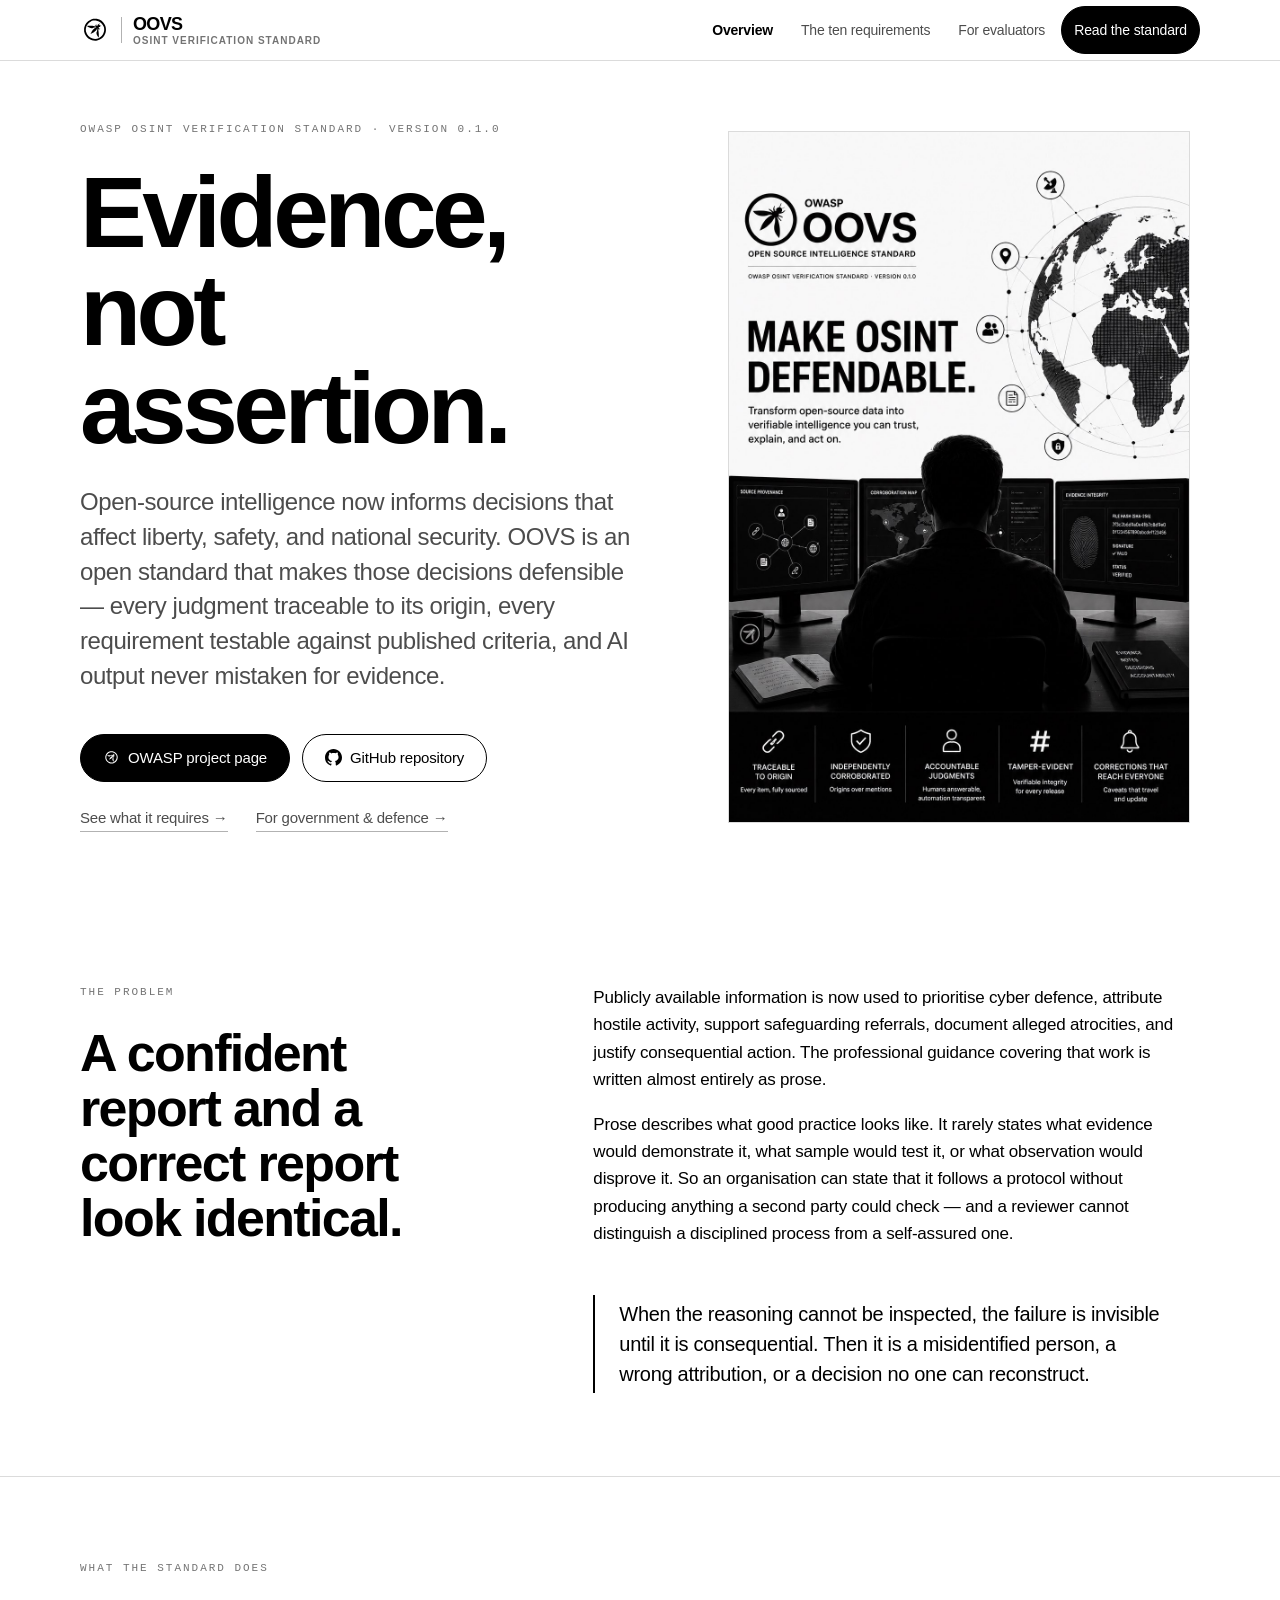
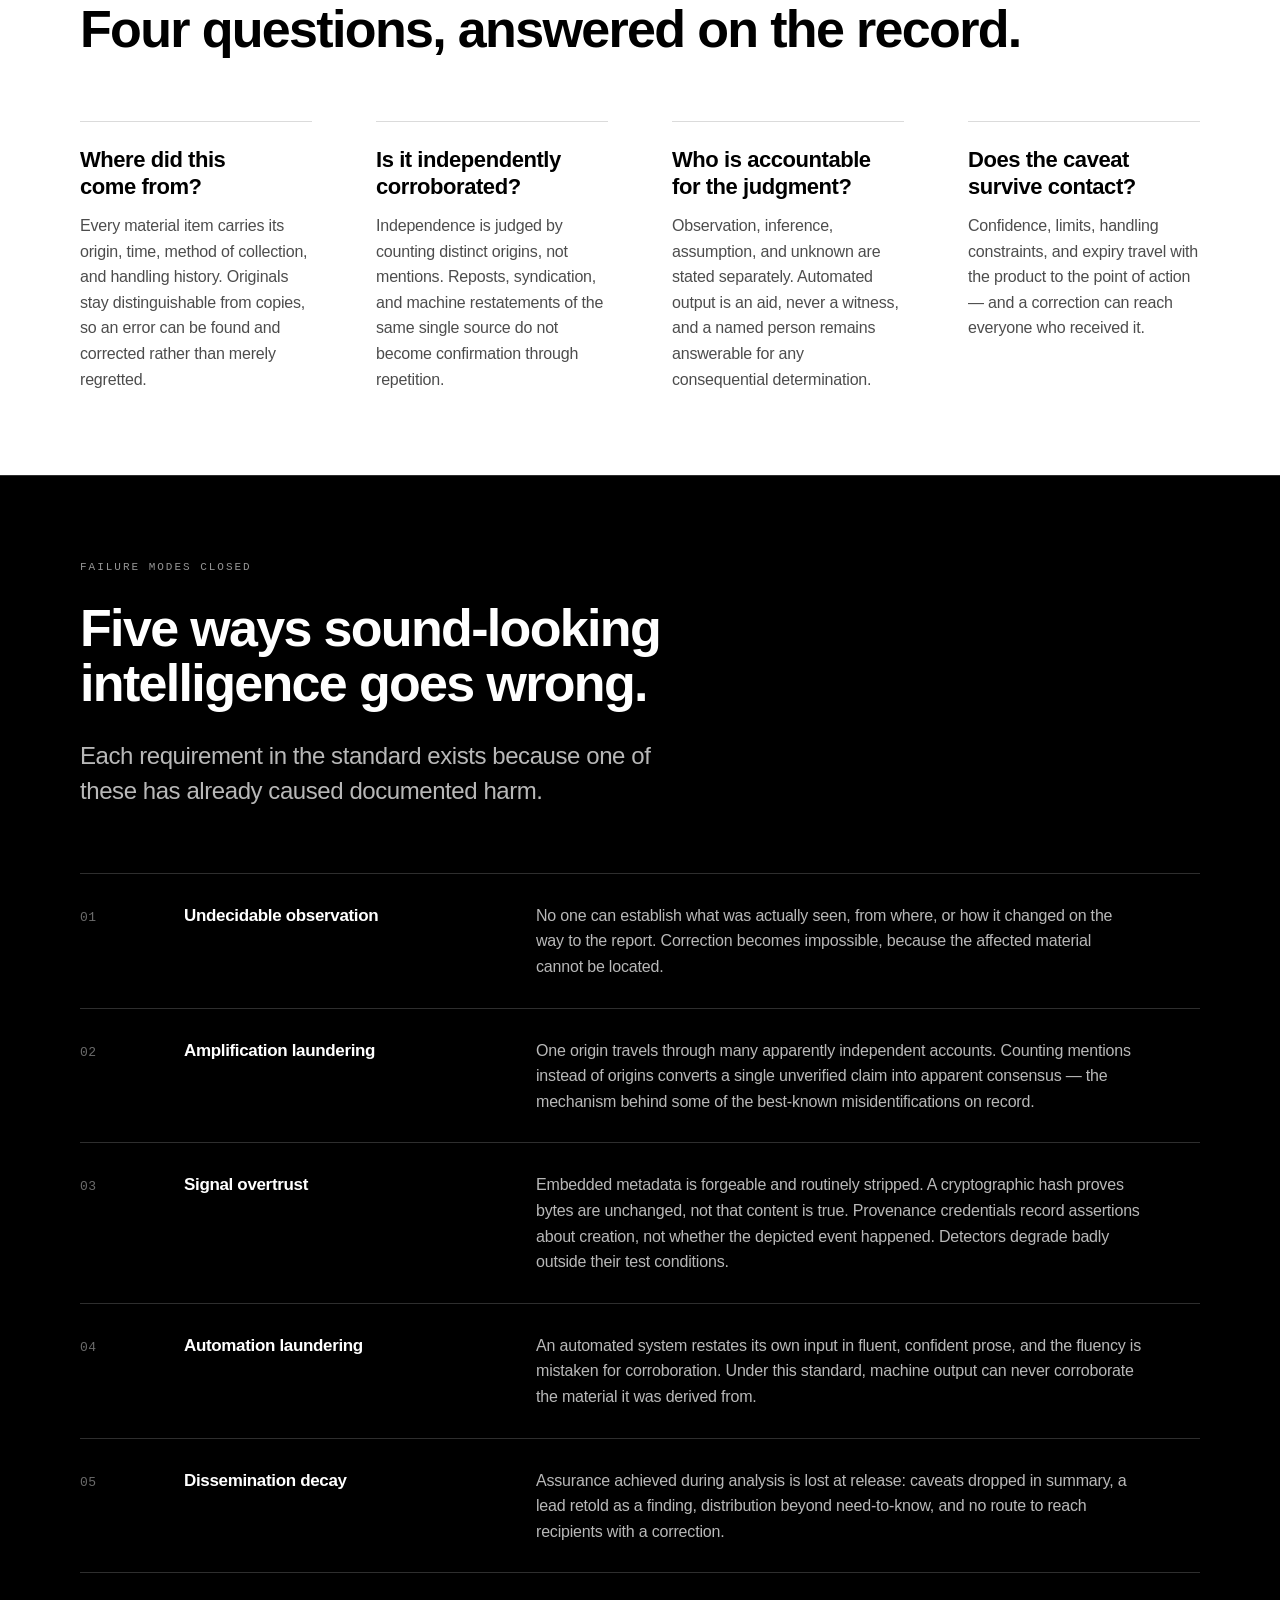
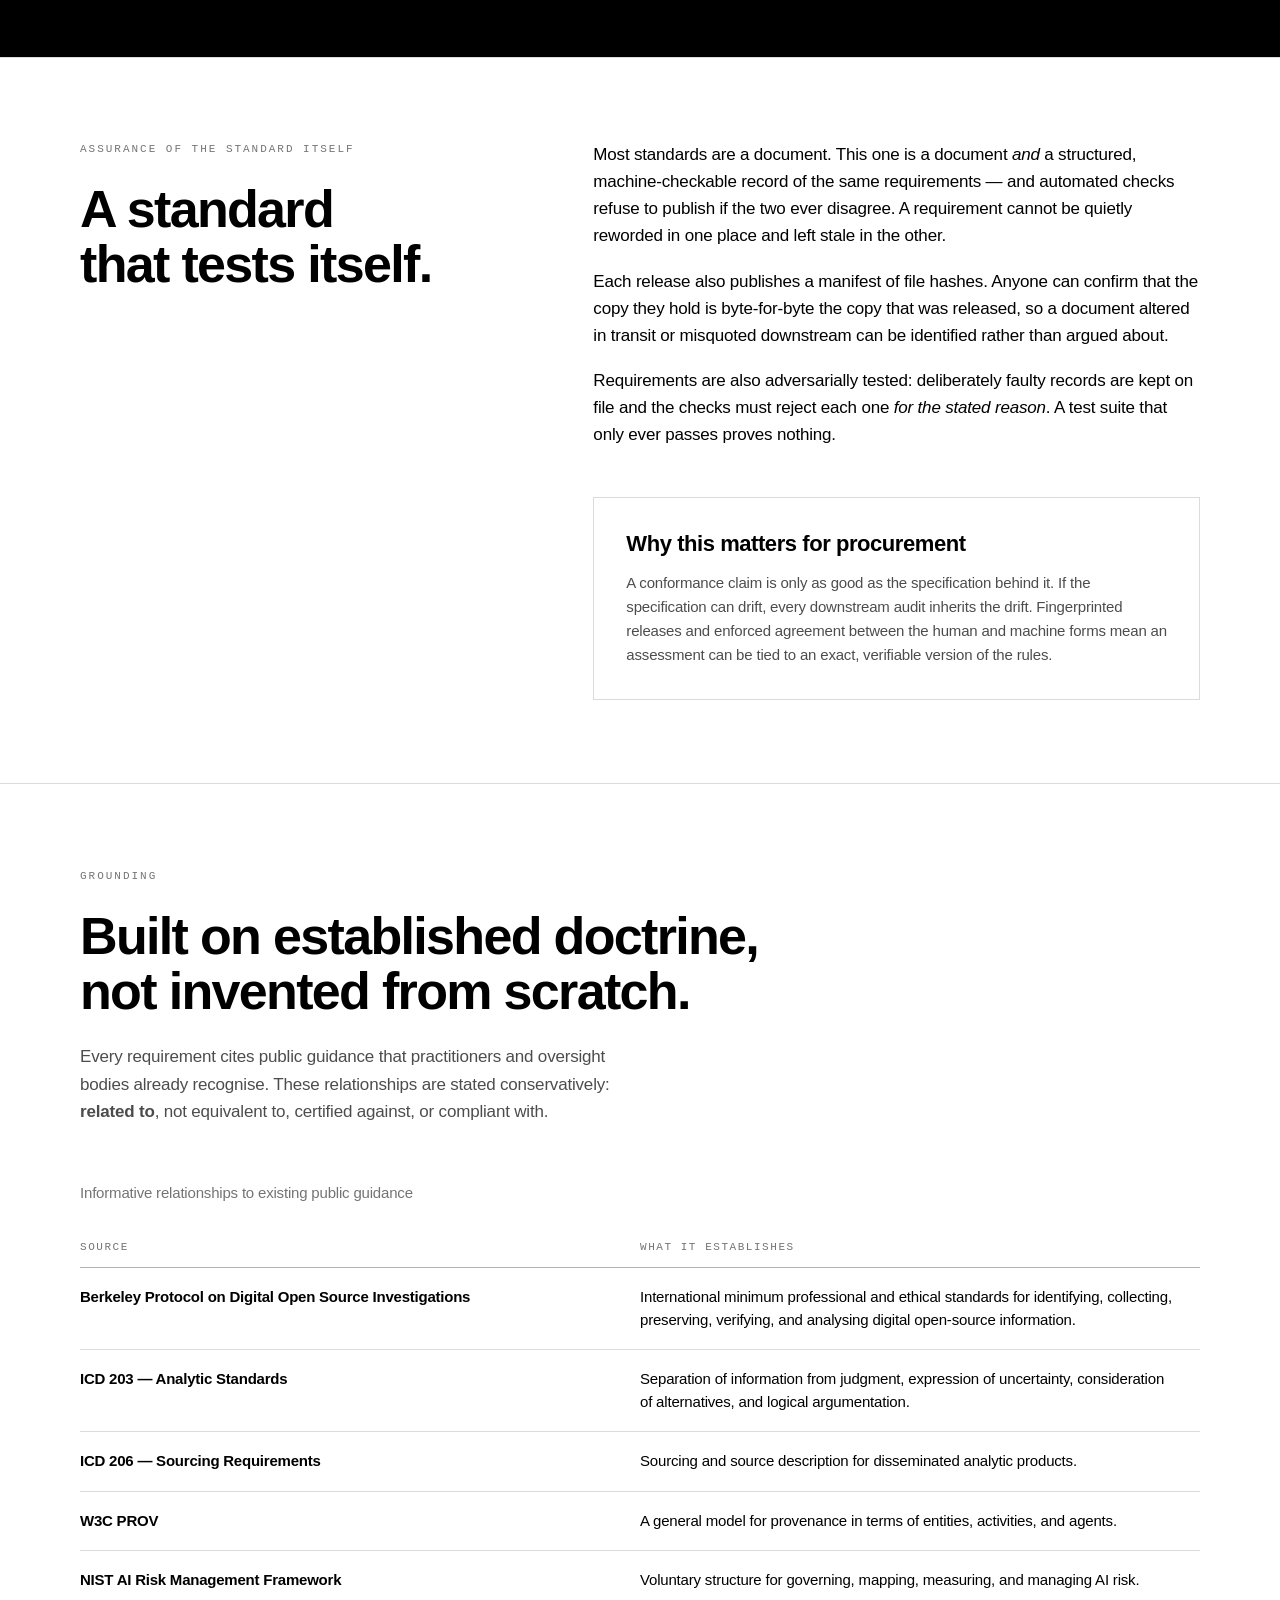
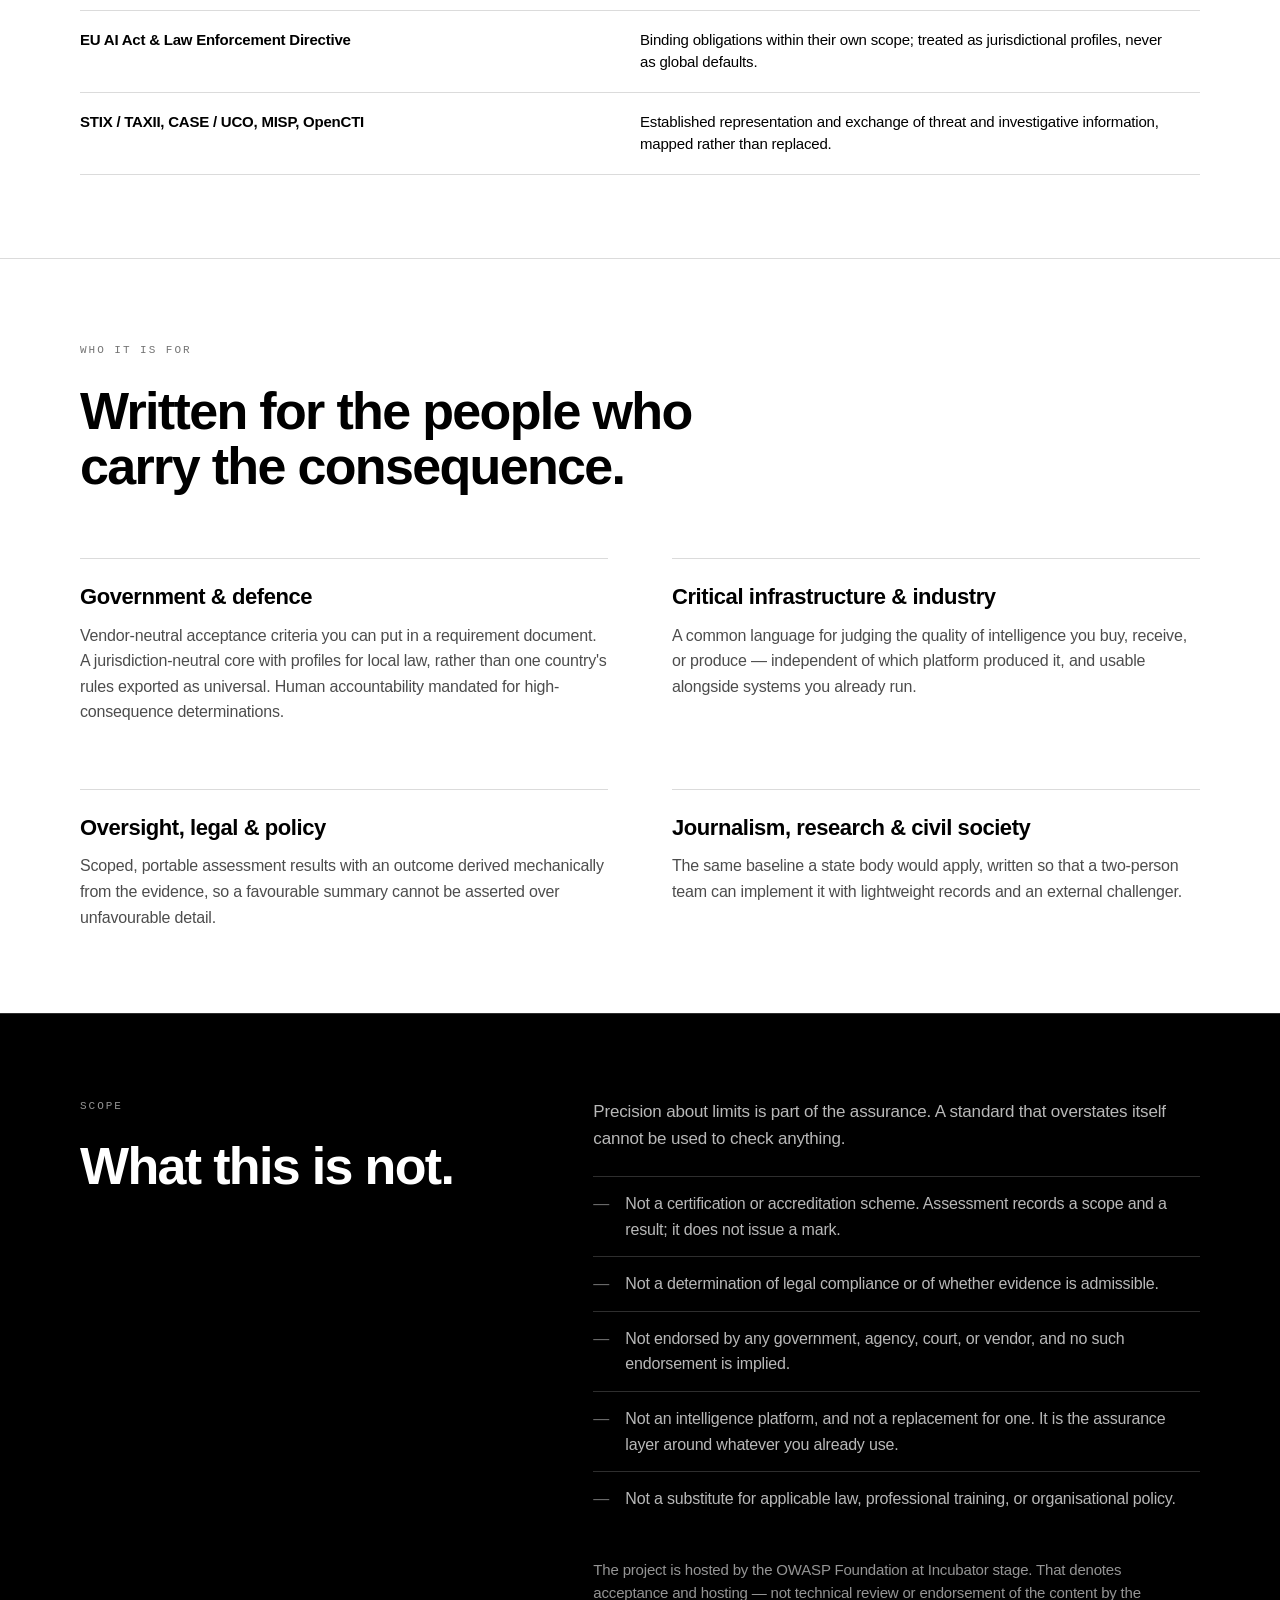
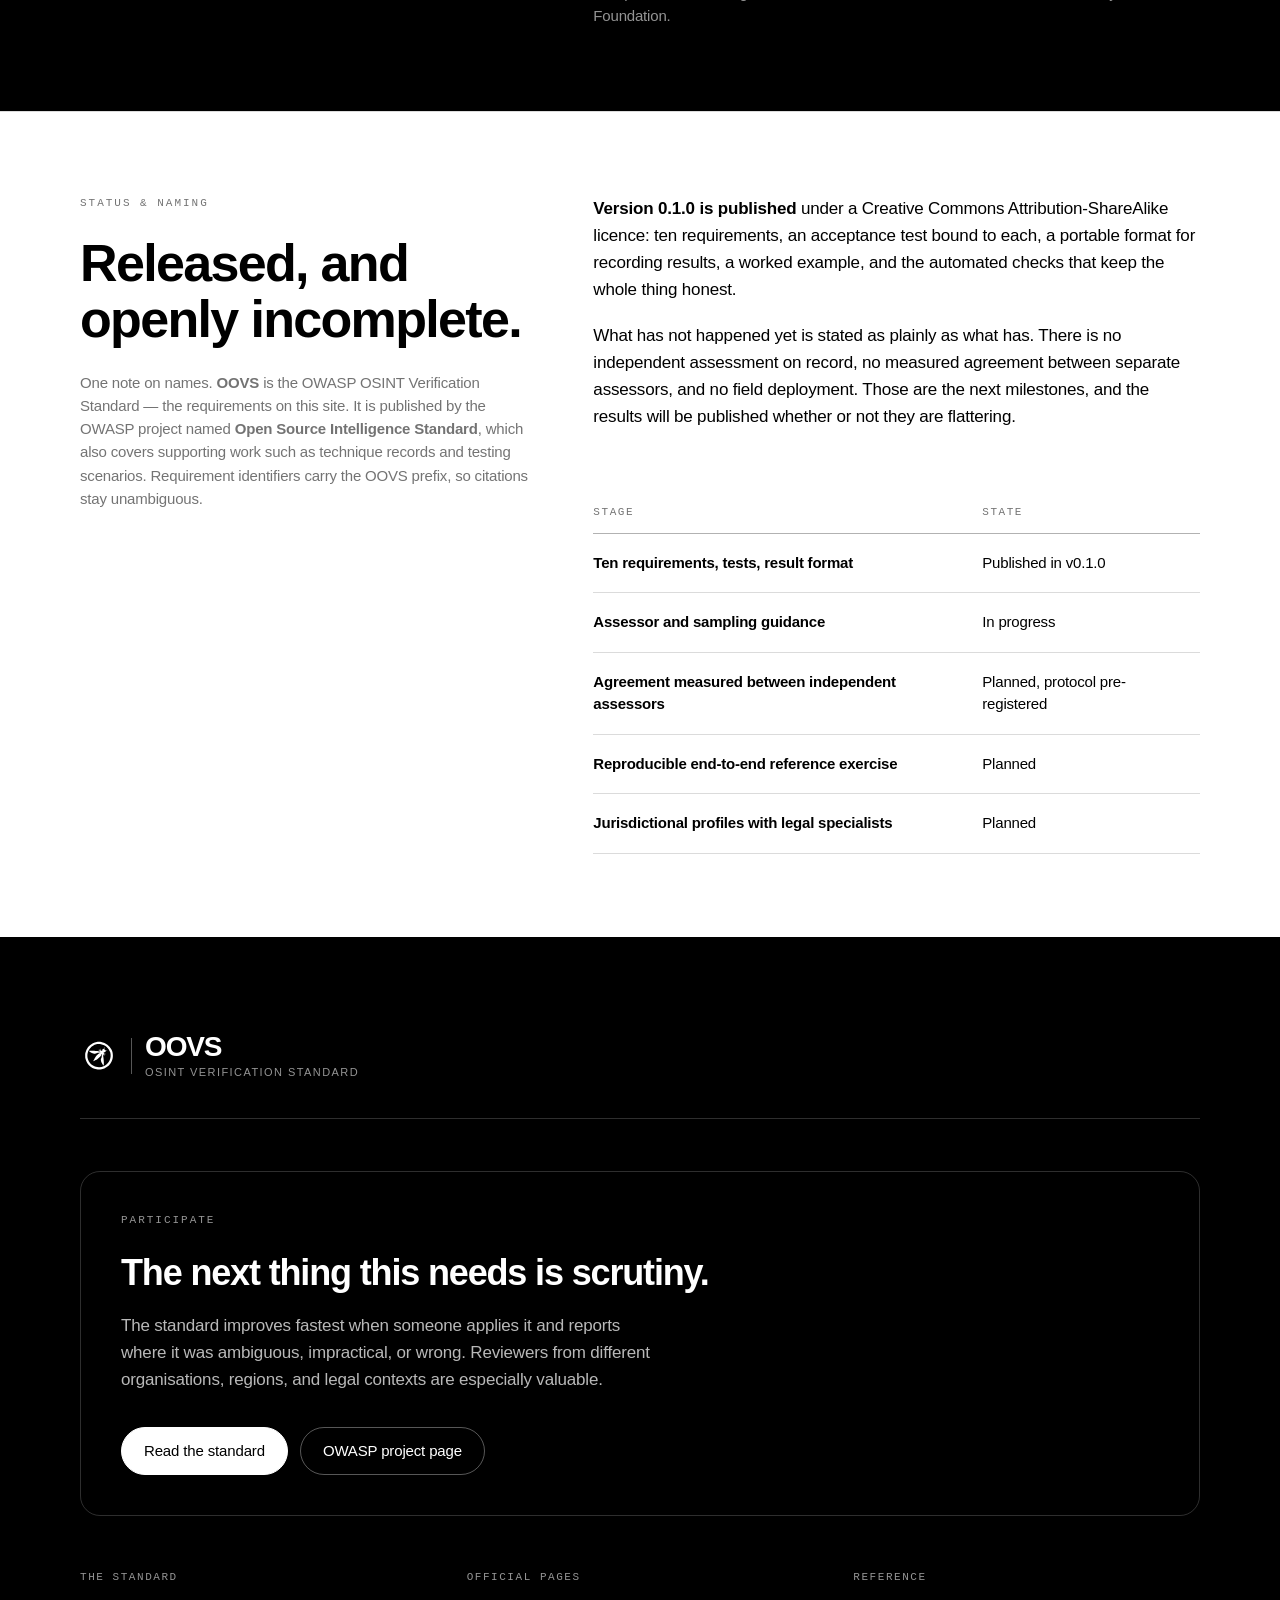
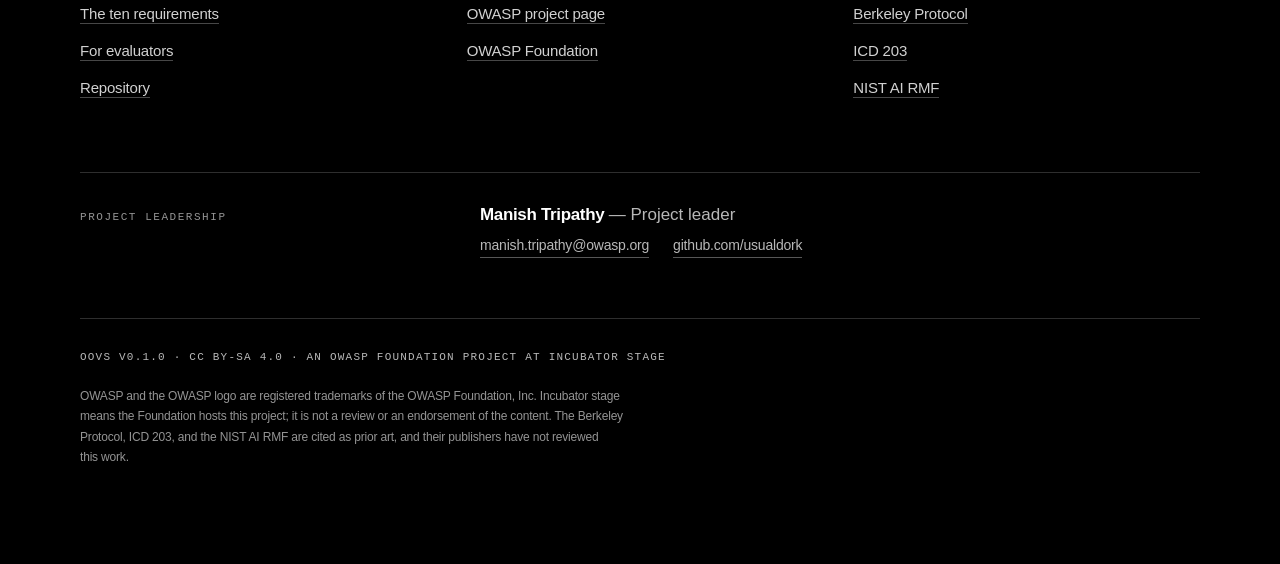
<file: index.html>
<!DOCTYPE html>
<html lang="en">
<head>
<meta charset="utf-8">
<meta name="viewport" content="width=device-width, initial-scale=1">
<title>OOVS — A standard for defensible open-source intelligence</title>
<meta name="description" content="The OWASP OSINT Verification Standard makes open-source intelligence auditable: every judgment traceable to its origin, every requirement testable against published criteria, and AI output never mistaken for evidence.">
<meta name="theme-color" content="#ffffff">
<link rel="icon" href="./assets/img/mark.svg" type="image/svg+xml">
<link rel="stylesheet" href="./assets/css/site.css?v=20260830">
<!-- The same files are served from two hosts. Canonical points every copy at the
     owasp.org address so the two do not compete as duplicates and all ranking
     signals consolidate on the authoritative domain. -->
<link rel="canonical" href="https://owasp.org/OWASP-Open-Source-Intelligence-Standard/">
<meta name="robots" content="index, follow, max-image-preview:large, max-snippet:-1">
<meta property="og:site_name" content="OWASP OSINT Verification Standard">
<meta property="og:locale" content="en_GB">
<meta property="og:type" content="website">
<meta property="og:url" content="https://owasp.org/OWASP-Open-Source-Intelligence-Standard/">
<meta property="og:title" content="OOVS — A standard for defensible open-source intelligence">
<meta property="og:description" content="Ten testable requirements. One acceptance test each. AI output never counted as corroboration of its own inputs.">
<meta property="og:image" content="https://owasp.org/OWASP-Open-Source-Intelligence-Standard/assets/img/og-card.jpg">
<meta property="og:image:width" content="1200">
<meta property="og:image:height" content="630">
<meta property="og:image:alt" content="OOVS, the OWASP OSINT Verification Standard. Evidence, not assertion. Version 0.1.0.">
<meta name="twitter:card" content="summary_large_image">
<meta name="twitter:title" content="OOVS — A standard for defensible open-source intelligence">
<meta name="twitter:description" content="Ten testable requirements. One acceptance test each. AI output never counted as corroboration of its own inputs.">
<meta name="twitter:image" content="https://owasp.org/OWASP-Open-Source-Intelligence-Standard/assets/img/og-card.jpg">
<script type="application/ld+json">
{
  "@context": "https://schema.org",
  "@graph": [
    {
      "@type": "Organization",
      "@id": "https://owasp.org/OWASP-Open-Source-Intelligence-Standard/#project",
      "name": "OWASP Open Source Intelligence Standard",
      "alternateName": "OOSIS",
      "url": "https://owasp.org/OWASP-Open-Source-Intelligence-Standard/",
      "description": "A community-led OWASP Foundation programme for safer, more testable, and more interoperable open-source intelligence. Its normative core is the OWASP OSINT Verification Standard (OOVS).",
      "parentOrganization": {
        "@type": "Organization",
        "name": "OWASP Foundation",
        "url": "https://owasp.org/"
      },
      "sameAs": [
        "https://github.com/OWASP/OWASP-Open-Source-Intelligence-Standard",
        "https://www.owasp.community/projects/open-source-intelligence-standard"
      ]
    },
    {
      "@type": "WebSite",
      "@id": "https://owasp.org/OWASP-Open-Source-Intelligence-Standard/#website",
      "url": "https://owasp.org/OWASP-Open-Source-Intelligence-Standard/",
      "name": "OWASP OSINT Verification Standard",
      "inLanguage": "en",
      "publisher": { "@id": "https://owasp.org/OWASP-Open-Source-Intelligence-Standard/#project" }
    },
    {
      "@type": "TechArticle",
      "@id": "https://owasp.org/OWASP-Open-Source-Intelligence-Standard/#standard",
      "name": "OWASP OSINT Verification Standard (OOVS) version 0.1.0",
      "alternateName": "OOVS v0.1.0",
      "headline": "A standard for defensible open-source intelligence",
      "description": "OOVS is an open standard that makes open-source intelligence auditable: every judgment traceable to its origin, every requirement testable against published criteria, and AI output never mistaken for evidence.",
      "url": "https://owasp.org/OWASP-Open-Source-Intelligence-Standard/",
      "version": "0.1.0",
      "inLanguage": "en",
      "license": "https://creativecommons.org/licenses/by-sa/4.0/",
      "isAccessibleForFree": true,
      "audience": {
        "@type": "Audience",
        "audienceType": "Government, defence, oversight bodies, critical infrastructure, journalism, and human-rights investigators"
      },
      "about": [
        { "@type": "Thing", "name": "Open-source intelligence" },
        { "@type": "Thing", "name": "OSINT verification" },
        { "@type": "Thing", "name": "Evidence provenance" },
        { "@type": "Thing", "name": "Analytic transparency" }
      ],
      "publisher": { "@id": "https://owasp.org/OWASP-Open-Source-Intelligence-Standard/#project" },
      "author": {
        "@type": "Person",
        "name": "Manish Tripathy",
        "jobTitle": "Project leader",
        "url": "https://github.com/usualdork"
      },
      "citation": [
        {
          "@type": "CreativeWork",
          "name": "Berkeley Protocol on Digital Open Source Investigations",
          "url": "https://humanrights.berkeley.edu/publications/berkeley-protocol-on-digital-open-source-investigations/"
        },
        {
          "@type": "CreativeWork",
          "name": "ICD 203: Analytic Standards",
          "url": "https://www.dni.gov/files/documents/ICD/ICD-203.pdf"
        },
        {
          "@type": "CreativeWork",
          "name": "NIST AI Risk Management Framework",
          "url": "https://www.nist.gov/itl/ai-risk-management-framework"
        }
      ]
    }
  ]
}
</script>
</head>
<body>
<a class="skip" href="#main">Skip to content</a>

<header class="masthead">
  <div class="wrap masthead__inner">
    <a class="brand" href="./index.html" aria-label="OWASP OOVS, the OSINT Verification Standard, home">
      <img class="brand__owasp" src="./assets/img/owasp.svg" alt="OWASP" width="26" height="26">
      <span class="brand__rule" aria-hidden="true"></span>
      <span class="brand__name">
        <strong>OOVS</strong>
        <small>OSINT Verification Standard</small>
      </span>
    </a>
    <button class="menu" type="button" aria-expanded="false" aria-controls="primary-nav" aria-label="Open menu">
      <span class="menu__bars" aria-hidden="true"></span>
    </button>
    <nav class="nav" id="primary-nav" aria-label="Primary">
      <a href="./index.html" aria-current="page">Overview</a>
      <a href="./requirements.html">The ten requirements</a>
      <a href="./adoption.html">For evaluators</a>
      <a class="btn" href="https://github.com/OWASP/OWASP-Open-Source-Intelligence-Standard/" rel="noopener">Read the standard</a>
    </nav>
  </div>
</header>

<main id="main">

  <!-- ------------------------------------------------------------- hero -->
  <section class="wrap hero hero--split">
   <div>
    <p class="eyebrow">OWASP OSINT Verification Standard &middot; Version 0.1.0</p>
    <h1 class="display">Evidence,<br>not assertion.</h1>
    <p class="lede">
      Open-source intelligence now informs decisions that affect liberty, safety, and national
      security. OOVS is an open standard that makes those decisions defensible &mdash; every
      judgment traceable to its origin, every requirement testable against published criteria,
      and AI output never mistaken for evidence.
    </p>
    <div class="actions">
      <a class="btn" href="https://www.owasp.community/projects/open-source-intelligence-standard" rel="noopener">
        <span class="btn__mark btn__mark--owasp" aria-hidden="true"></span>OWASP project page
      </a>
      <a class="btn btn--ghost" href="https://github.com/OWASP/OWASP-Open-Source-Intelligence-Standard/" rel="noopener">
        <span class="btn__mark btn__mark--github" aria-hidden="true"></span>GitHub repository
      </a>
    </div>
    <p class="hero__onward">
      <a href="./requirements.html">See what it requires</a>
      <a href="./adoption.html">For government &amp; defence</a>
    </p>
   </div>

    <figure class="hero__figure">
      <img src="./assets/img/hero-poster.jpg"
           srcset="./assets/img/hero-poster.jpg 466w, ./assets/img/hero-poster@2x.jpg 1024w"
           sizes="(min-width: 62rem) 42vw, min(30rem, 90vw)"
           width="466" height="700" fetchpriority="high" decoding="async"
           alt="OOVS overview panel: an analyst reviewing three screens showing source provenance, a corroboration map, and evidence integrity with a SHA-256 file hash marked verified, above five principles — traceable to origin, independently corroborated, accountable judgments, tamper-evident, and corrections that reach everyone.">
    </figure>
  </section>



  <!-- ---------------------------------------------------------- problem -->
  <section class="band">
    <div class="wrap cols cols--aside">
      <div>
        <p class="eyebrow">The problem</p>
        <h2>A confident report and a correct report look identical.</h2>
      </div>
      <div class="reveal">
        <p>
          Publicly available information is now used to prioritise cyber defence, attribute
          hostile activity, support safeguarding referrals, document alleged atrocities, and
          justify consequential action. The professional guidance covering that work is written
          almost entirely as prose.
        </p>
        <p>
          Prose describes what good practice looks like. It rarely states what evidence would
          demonstrate it, what sample would test it, or what observation would disprove it. So an
          organisation can state that it follows a protocol without producing anything a second
          party could check &mdash; and a reviewer cannot distinguish a disciplined process from a
          self-assured one.
        </p>
        <div class="callout">
          <p>
            When the reasoning cannot be inspected, the failure is invisible until it is
            consequential. Then it is a misidentified person, a wrong attribution, or a decision
            no one can reconstruct.
          </p>
        </div>
      </div>
    </div>
  </section>

  <!-- --------------------------------------------------------- the four -->
  <section class="band">
    <div class="wrap">
      <p class="eyebrow">What the standard does</p>
      <h2>Four questions, answered on the record.</h2>
      <div class="cols cols--4" style="margin-top:clamp(2.5rem,6vw,4rem)">
        <div class="pillar reveal">
          <h3>Where did this come from?</h3>
          <p>Every material item carries its origin, time, method of collection, and handling
            history. Originals stay distinguishable from copies, so an error can be found and
            corrected rather than merely regretted.</p>
        </div>
        <div class="pillar reveal">
          <h3>Is it independently corroborated?</h3>
          <p>Independence is judged by counting distinct origins, not mentions. Reposts,
            syndication, and machine restatements of the same single source do not become
            confirmation through repetition.</p>
        </div>
        <div class="pillar reveal">
          <h3>Who is accountable for the judgment?</h3>
          <p>Observation, inference, assumption, and unknown are stated separately. Automated
            output is an aid, never a witness, and a named person remains answerable for any
            consequential determination.</p>
        </div>
        <div class="pillar reveal">
          <h3>Does the caveat survive contact?</h3>
          <p>Confidence, limits, handling constraints, and expiry travel with the product to the
            point of action &mdash; and a correction can reach everyone who received it.</p>
        </div>
      </div>
    </div>
  </section>

  <!-- ------------------------------------------------------- failure set -->
  <section class="band band--ink">
    <div class="wrap">
      <p class="eyebrow">Failure modes closed</p>
      <h2>Five ways sound-looking intelligence goes wrong.</h2>
      <p class="lede" style="color:var(--ink-70)">
        Each requirement in the standard exists because one of these has already caused
        documented harm.
      </p>
      <ol class="set">
        <li class="reveal">
          <span class="set__num">01</span>
          <span class="set__name">Undecidable observation</span>
          <div class="set__body"><p>No one can establish what was actually seen, from where, or
            how it changed on the way to the report. Correction becomes impossible, because the
            affected material cannot be located.</p></div>
        </li>
        <li class="reveal">
          <span class="set__num">02</span>
          <span class="set__name">Amplification laundering</span>
          <div class="set__body"><p>One origin travels through many apparently independent
            accounts. Counting mentions instead of origins converts a single unverified claim into
            apparent consensus &mdash; the mechanism behind some of the best-known
            misidentifications on record.</p></div>
        </li>
        <li class="reveal">
          <span class="set__num">03</span>
          <span class="set__name">Signal overtrust</span>
          <div class="set__body"><p>Embedded metadata is forgeable and routinely stripped.
            A cryptographic hash proves bytes are unchanged, not that content is true. Provenance
            credentials record assertions about creation, not whether the depicted event happened.
            Detectors degrade badly outside their test conditions.</p></div>
        </li>
        <li class="reveal">
          <span class="set__num">04</span>
          <span class="set__name">Automation laundering</span>
          <div class="set__body"><p>An automated system restates its own input in fluent,
            confident prose, and the fluency is mistaken for corroboration. Under this standard,
            machine output can never corroborate the material it was derived from.</p></div>
        </li>
        <li class="reveal">
          <span class="set__num">05</span>
          <span class="set__name">Dissemination decay</span>
          <div class="set__body"><p>Assurance achieved during analysis is lost at release:
            caveats dropped in summary, a lead retold as a finding, distribution beyond
            need-to-know, and no route to reach recipients with a correction.</p></div>
        </li>
      </ol>
    </div>
  </section>

  <!-- ---------------------------------------------------- self-verifying -->
  <section class="band">
    <div class="wrap cols cols--aside">
      <div>
        <p class="eyebrow">Assurance of the standard itself</p>
        <h2>A standard that tests itself.</h2>
      </div>
      <div class="reveal">
        <p>
          Most standards are a document. This one is a document <em>and</em> a structured,
          machine-checkable record of the same requirements &mdash; and automated checks refuse to
          publish if the two ever disagree. A requirement cannot be quietly reworded in one place
          and left stale in the other.
        </p>
        <p>
          Each release also publishes a manifest of file hashes. Anyone can confirm that the copy
          they hold is byte-for-byte the copy that was released, so a document altered in transit
          or misquoted downstream can be identified rather than argued about.
        </p>
        <p>
          Requirements are also adversarially tested: deliberately faulty records are kept on file
          and the checks must reject each one <em>for the stated reason</em>. A test suite that
          only ever passes proves nothing.
        </p>
        <div class="note">
          <h3>Why this matters for procurement</h3>
          <p>
            A conformance claim is only as good as the specification behind it. If the
            specification can drift, every downstream audit inherits the drift. Fingerprinted
            releases and enforced agreement between the human and machine forms mean an assessment
            can be tied to an exact, verifiable version of the rules.
          </p>
        </div>
      </div>
    </div>
  </section>

  <!-- --------------------------------------------------------- doctrine -->
  <section class="band">
    <div class="wrap">
      <p class="eyebrow">Grounding</p>
      <h2>Built on established doctrine, not invented from scratch.</h2>
      <p style="margin-top:1.5rem;color:var(--ink-70);max-width:60ch">
        Every requirement cites public guidance that practitioners and oversight bodies already
        recognise. These relationships are stated conservatively: <strong>related to</strong>, not
        equivalent to, certified against, or compliant with.
      </p>
      <table class="table table--fixed">
        <caption>Informative relationships to existing public guidance</caption>
        <thead>
          <tr><th scope="col">Source</th><th scope="col">What it establishes</th></tr>
        </thead>
        <tbody>
          <tr><td>Berkeley Protocol on Digital Open Source Investigations</td><td>International minimum professional and ethical standards for identifying, collecting, preserving, verifying, and analysing digital open-source information.</td></tr>
          <tr><td>ICD 203 &mdash; Analytic Standards</td><td>Separation of information from judgment, expression of uncertainty, consideration of alternatives, and logical argumentation.</td></tr>
          <tr><td>ICD 206 &mdash; Sourcing Requirements</td><td>Sourcing and source description for disseminated analytic products.</td></tr>
          <tr><td>W3C PROV</td><td>A general model for provenance in terms of entities, activities, and agents.</td></tr>
          <tr><td>NIST AI Risk Management Framework</td><td>Voluntary structure for governing, mapping, measuring, and managing AI risk.</td></tr>
          <tr><td>EU AI Act &amp; Law Enforcement Directive</td><td>Binding obligations within their own scope; treated as jurisdictional profiles, never as global defaults.</td></tr>
          <tr><td>STIX / TAXII, CASE / UCO, MISP, OpenCTI</td><td>Established representation and exchange of threat and investigative information, mapped rather than replaced.</td></tr>
        </tbody>
      </table>
    </div>
  </section>

  <!-- --------------------------------------------------------- audience -->
  <section class="band">
    <div class="wrap">
      <p class="eyebrow">Who it is for</p>
      <h2>Written for the people who carry the consequence.</h2>
      <div class="cols cols--2" style="margin-top:clamp(2.5rem,6vw,4rem)">
        <div class="pillar reveal">
          <h3>Government &amp; defence</h3>
          <p>Vendor-neutral acceptance criteria you can put in a requirement document. A
            jurisdiction-neutral core with profiles for local law, rather than one country's rules
            exported as universal. Human accountability mandated for high-consequence
            determinations.</p>
        </div>
        <div class="pillar reveal">
          <h3>Critical infrastructure &amp; industry</h3>
          <p>A common language for judging the quality of intelligence you buy, receive, or
            produce &mdash; independent of which platform produced it, and usable alongside systems
            you already run.</p>
        </div>
        <div class="pillar reveal">
          <h3>Oversight, legal &amp; policy</h3>
          <p>Scoped, portable assessment results with an outcome derived mechanically from the
            evidence, so a favourable summary cannot be asserted over unfavourable detail.</p>
        </div>
        <div class="pillar reveal">
          <h3>Journalism, research &amp; civil society</h3>
          <p>The same baseline a state body would apply, written so that a two-person team can
            implement it with lightweight records and an external challenger.</p>
        </div>
      </div>
    </div>
  </section>

  <!-- ------------------------------------------------------------ scope -->
  <section class="band band--ink">
    <div class="wrap cols cols--aside">
      <div>
        <p class="eyebrow">Scope</p>
        <h2>What this is not.</h2>
      </div>
      <div class="reveal">
        <p style="color:var(--ink-70)">
          Precision about limits is part of the assurance. A standard that overstates itself
          cannot be used to check anything.
        </p>
        <ul class="plain">
          <li>Not a certification or accreditation scheme. Assessment records a scope and a result; it does not issue a mark.</li>
          <li>Not a determination of legal compliance or of whether evidence is admissible.</li>
          <li>Not endorsed by any government, agency, court, or vendor, and no such endorsement is implied.</li>
          <li>Not an intelligence platform, and not a replacement for one. It is the assurance layer around whatever you already use.</li>
          <li>Not a substitute for applicable law, professional training, or organisational policy.</li>
        </ul>
        <p class="small" style="margin-top:2rem">
          The project is hosted by the OWASP Foundation at Incubator stage. That denotes
          acceptance and hosting &mdash; not technical review or endorsement of the content by the
          Foundation.
        </p>
      </div>
    </div>
  </section>

  <!-- ----------------------------------------------------------- status -->
  <section class="band">
    <div class="wrap cols cols--aside">
      <div>
        <p class="eyebrow">Status &amp; naming</p>
        <h2>Released, and openly incomplete.</h2>
        <p class="small" style="margin-top:1.5rem">
          One note on names. <strong>OOVS</strong> is the OWASP OSINT Verification
          Standard &mdash; the requirements on this site. It is published by the OWASP
          project named <strong>Open Source Intelligence Standard</strong>, which also
          covers supporting work such as technique records and testing scenarios.
          Requirement identifiers carry the OOVS prefix, so citations stay unambiguous.
        </p>
      </div>
      <div class="reveal">
        <p>
          <strong>Version 0.1.0 is published</strong> under a Creative Commons
          Attribution-ShareAlike licence: ten requirements, an acceptance test bound to each, a
          portable format for recording results, a worked example, and the automated checks that
          keep the whole thing honest.
        </p>
        <p>
          What has not happened yet is stated as plainly as what has. There is no independent
          assessment on record, no measured agreement between separate assessors, and no field
          deployment. Those are the next milestones, and the results will be published whether or
          not they are flattering.
        </p>
        <table class="table">
          <thead><tr><th scope="col">Stage</th><th scope="col">State</th></tr></thead>
          <tbody>
            <tr><td>Ten requirements, tests, result format</td><td>Published in v0.1.0</td></tr>
            <tr><td>Assessor and sampling guidance</td><td>In progress</td></tr>
            <tr><td>Agreement measured between independent assessors</td><td>Planned, protocol pre-registered</td></tr>
            <tr><td>Reproducible end-to-end reference exercise</td><td>Planned</td></tr>
            <tr><td>Jurisdictional profiles with legal specialists</td><td>Planned</td></tr>
          </tbody>
        </table>
      </div>
    </div>
  </section>

</main>

<!-- --------------------------------------------------------------- footer -->
<footer class="foot">
  <div class="wrap">
    <div class="foot__brand">
      <img class="brand__owasp" src="./assets/img/owasp.svg" alt="OWASP" width="38" height="38">
      <span class="brand__rule" aria-hidden="true"></span>
      <span class="brand__name">
        <strong>OOVS</strong>
        <small>OSINT Verification Standard</small>
      </span>
    </div>

    <div class="foot__cta">
      <p class="eyebrow">Participate</p>
      <h2>The next thing this needs is scrutiny.</h2>
      <p>
        The standard improves fastest when someone applies it and reports where it was ambiguous,
        impractical, or wrong. Reviewers from different organisations, regions, and legal contexts
        are especially valuable.
      </p>
      <div class="actions">
        <a class="btn" href="https://github.com/OWASP/OWASP-Open-Source-Intelligence-Standard/" rel="noopener">Read the standard</a>
        <a class="btn btn--ghost" href="https://www.owasp.community/projects/open-source-intelligence-standard" rel="noopener">OWASP project page</a>
      </div>
    </div>

    <div class="foot__grid">
      <div>
        <h4>The standard</h4>
        <ul>
          <li><a href="./requirements.html">The ten requirements</a></li>
          <li><a href="./adoption.html">For evaluators</a></li>
          <li><a href="https://github.com/OWASP/OWASP-Open-Source-Intelligence-Standard/" rel="noopener">Repository</a></li>
        </ul>
      </div>
      <div>
        <h4>Official pages</h4>
        <ul>
          <li><a href="https://www.owasp.community/projects/open-source-intelligence-standard" rel="noopener">OWASP project page</a></li>
          <li><a href="https://owasp.org/" rel="noopener">OWASP Foundation</a></li>
        </ul>
      </div>
      <div>
        <h4>Reference</h4>
        <ul>
          <li><a href="https://humanrights.berkeley.edu/publications/berkeley-protocol-on-digital-open-source-investigations/" rel="noopener">Berkeley Protocol</a></li>
          <li><a href="https://www.dni.gov/files/documents/ICD/ICD-203.pdf" rel="noopener">ICD 203</a></li>
          <li><a href="https://www.nist.gov/itl/ai-risk-management-framework" rel="noopener">NIST AI RMF</a></li>
        </ul>
      </div>
    </div>

    <div class="foot__lead">
      <h4>Project leadership</h4>
      <div>
        <p class="foot__lead-name">Manish Tripathy <span>&mdash; Project leader</span></p>
        <p class="foot__lead-links">
          <a href="mailto:manish.tripathy@owasp.org">manish.tripathy@owasp.org</a>
          <a href="https://github.com/usualdork" rel="noopener">github.com/usualdork</a>
        </p>
      </div>
    </div>
    <div class="legal">
      <p class="legal__meta">
        OOVS v0.1.0 &middot; CC BY-SA 4.0 &middot; An OWASP Foundation project at Incubator stage
      </p>
      <p class="legal__fine">
        OWASP and the OWASP logo are registered trademarks of the OWASP Foundation, Inc. Incubator
        stage means the Foundation hosts this project; it is not a review or an endorsement of the
        content. The Berkeley Protocol, ICD 203, and the NIST AI RMF are cited as prior art, and
        their publishers have not reviewed this work.
      </p>
    </div>
  </div>
</footer>

<script src="./assets/js/site.js?v=20260830" defer></script>
</body>
</html>
</file>
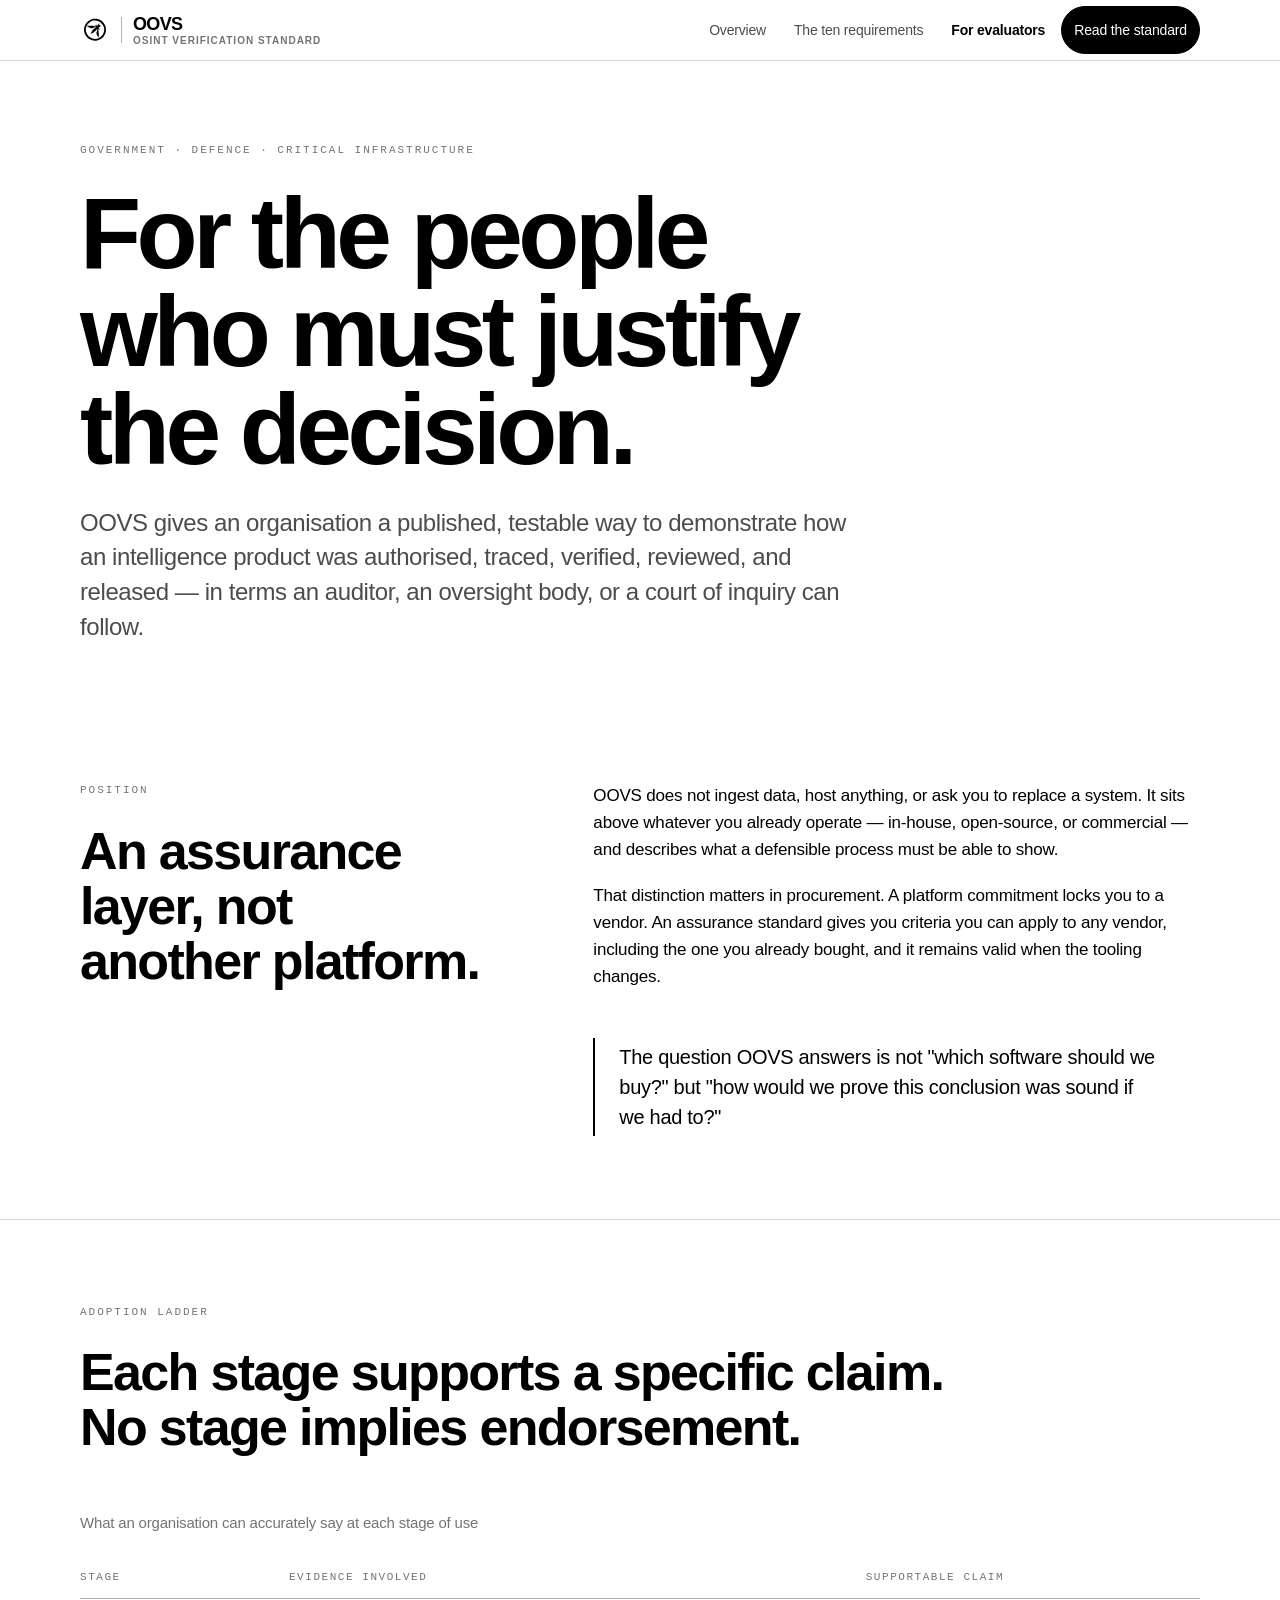
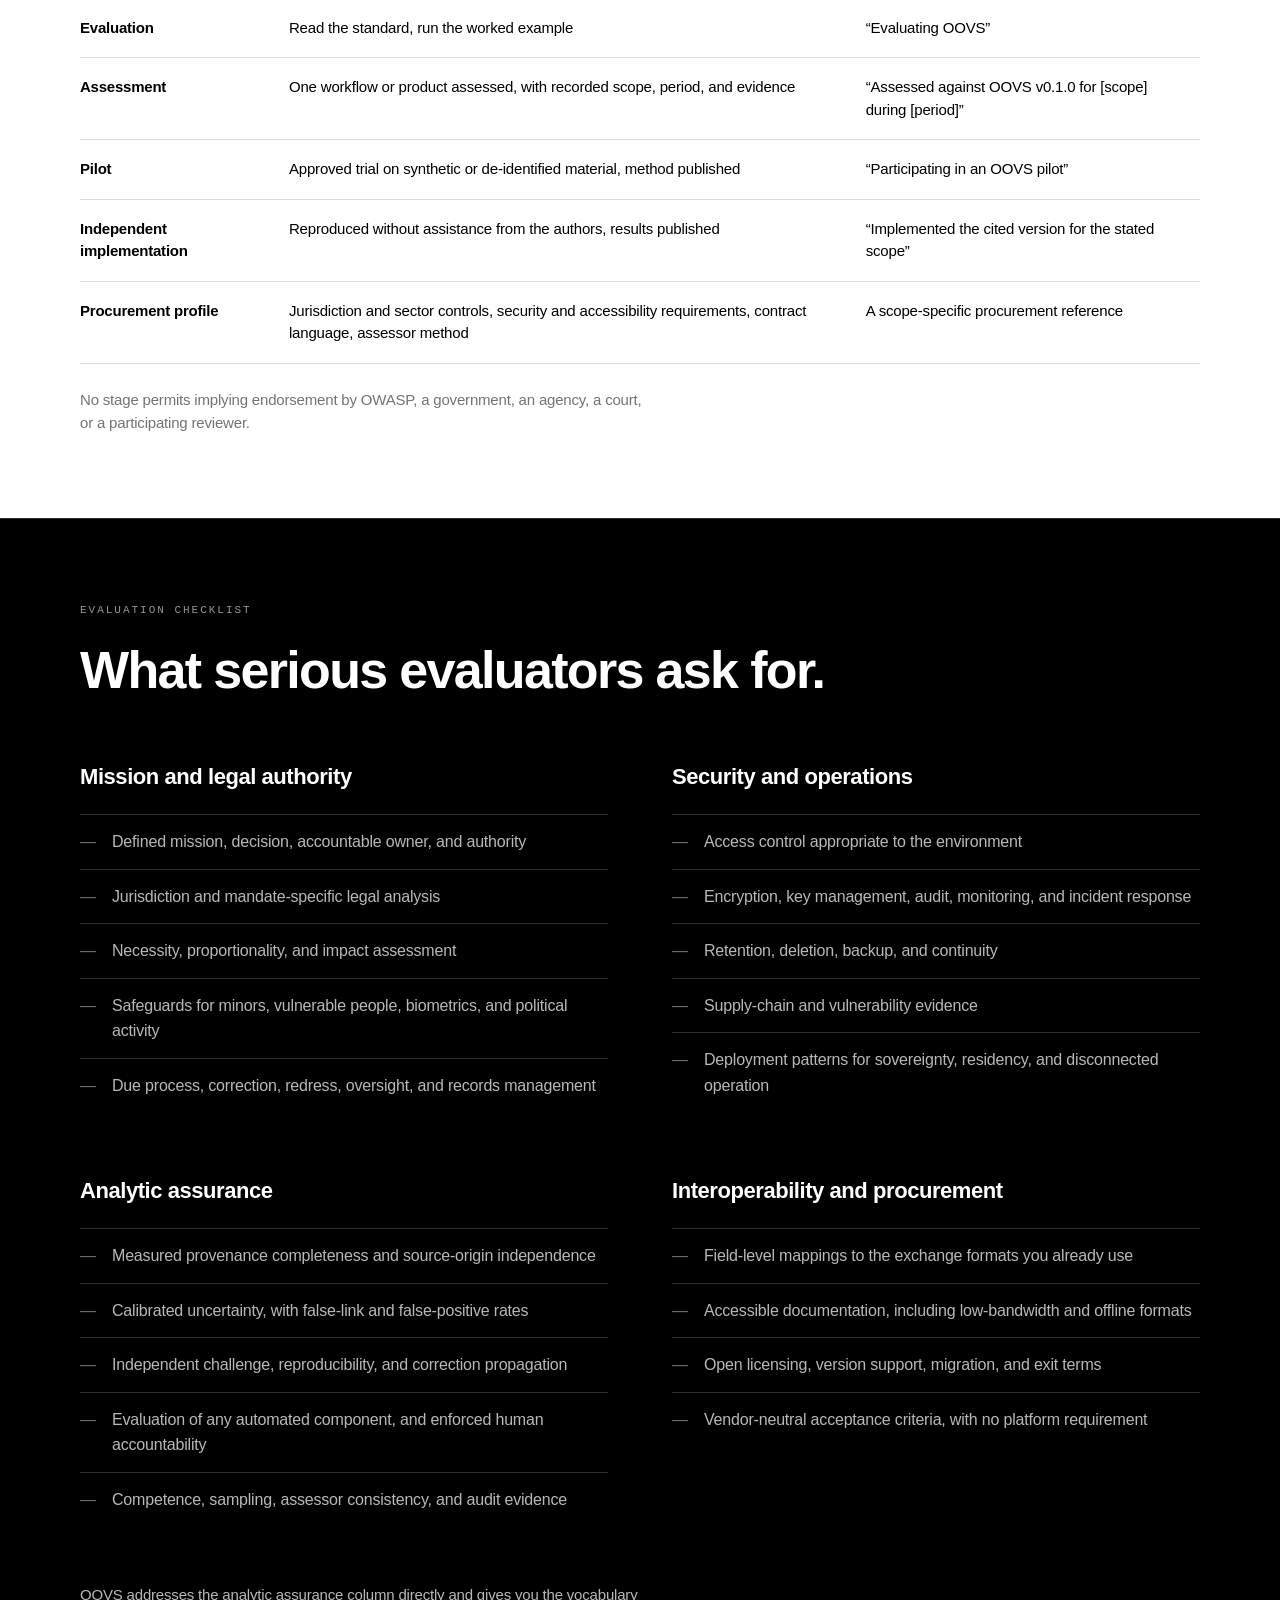
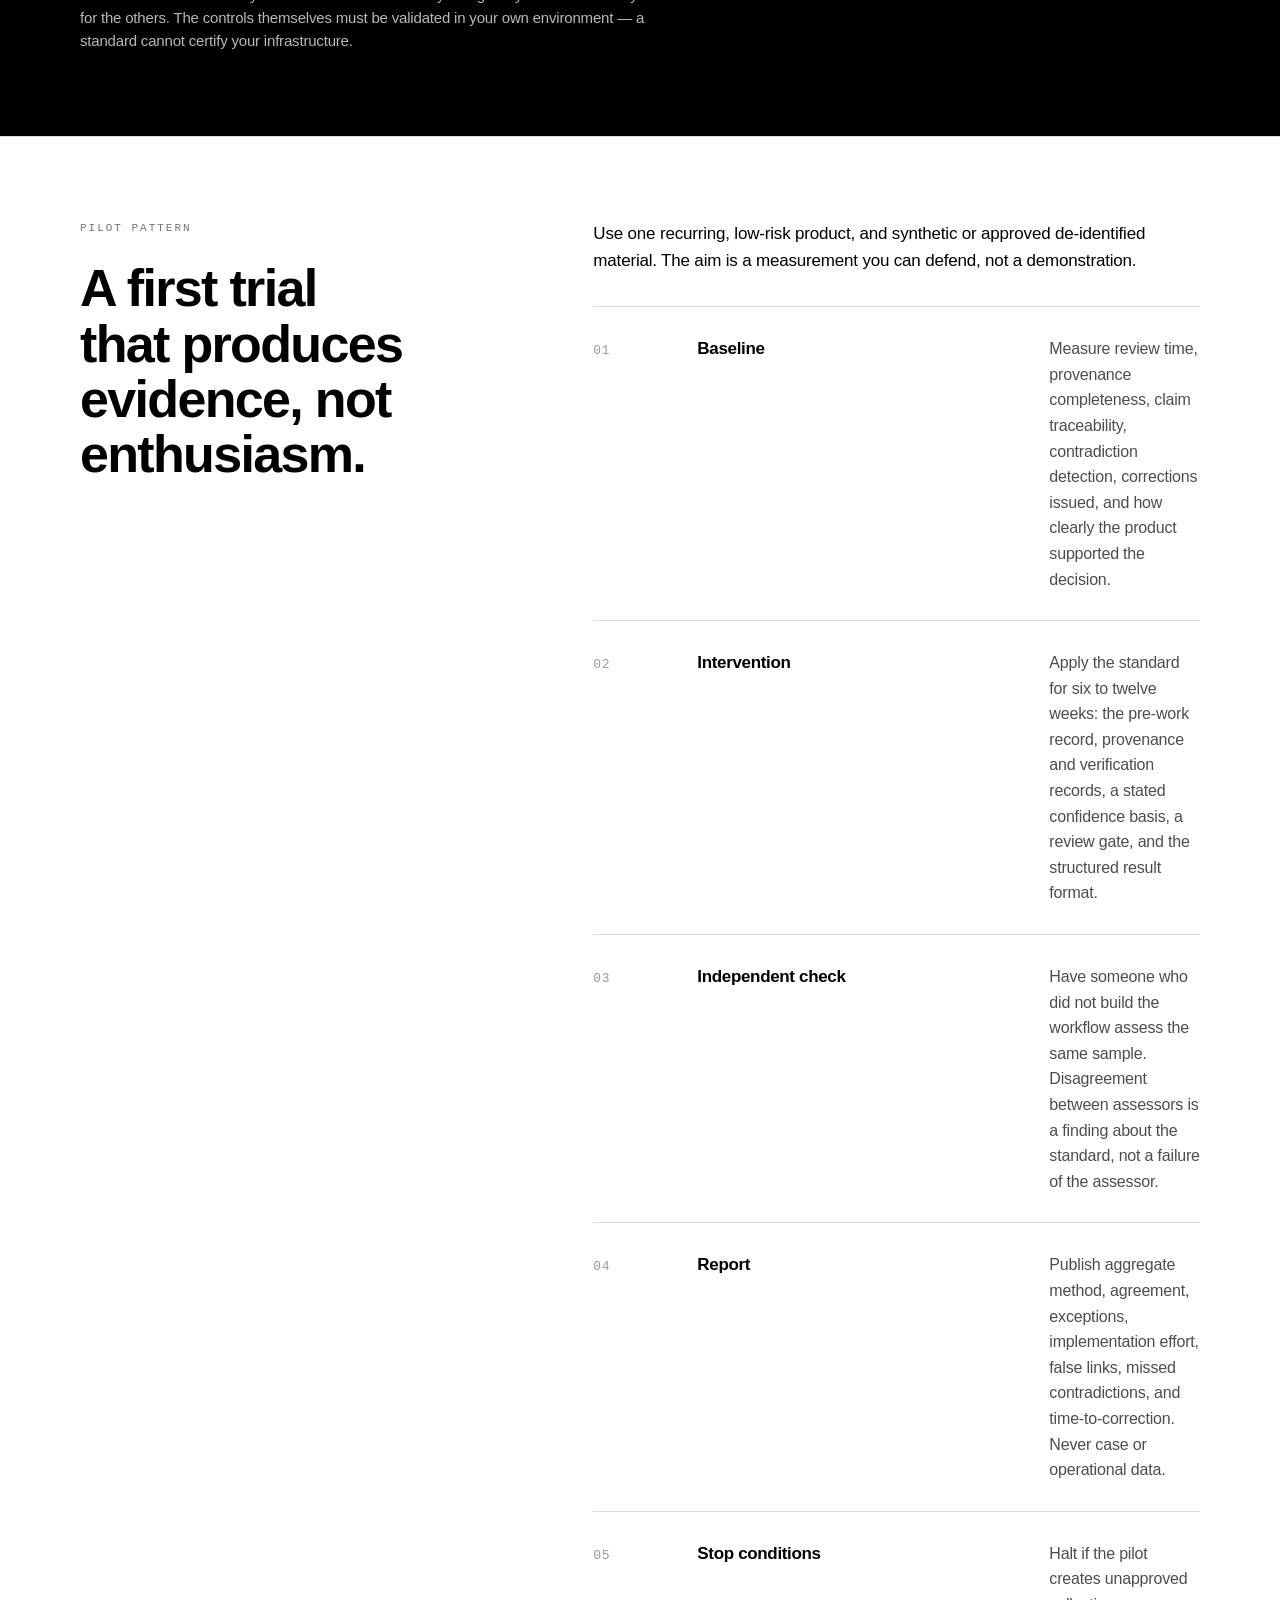
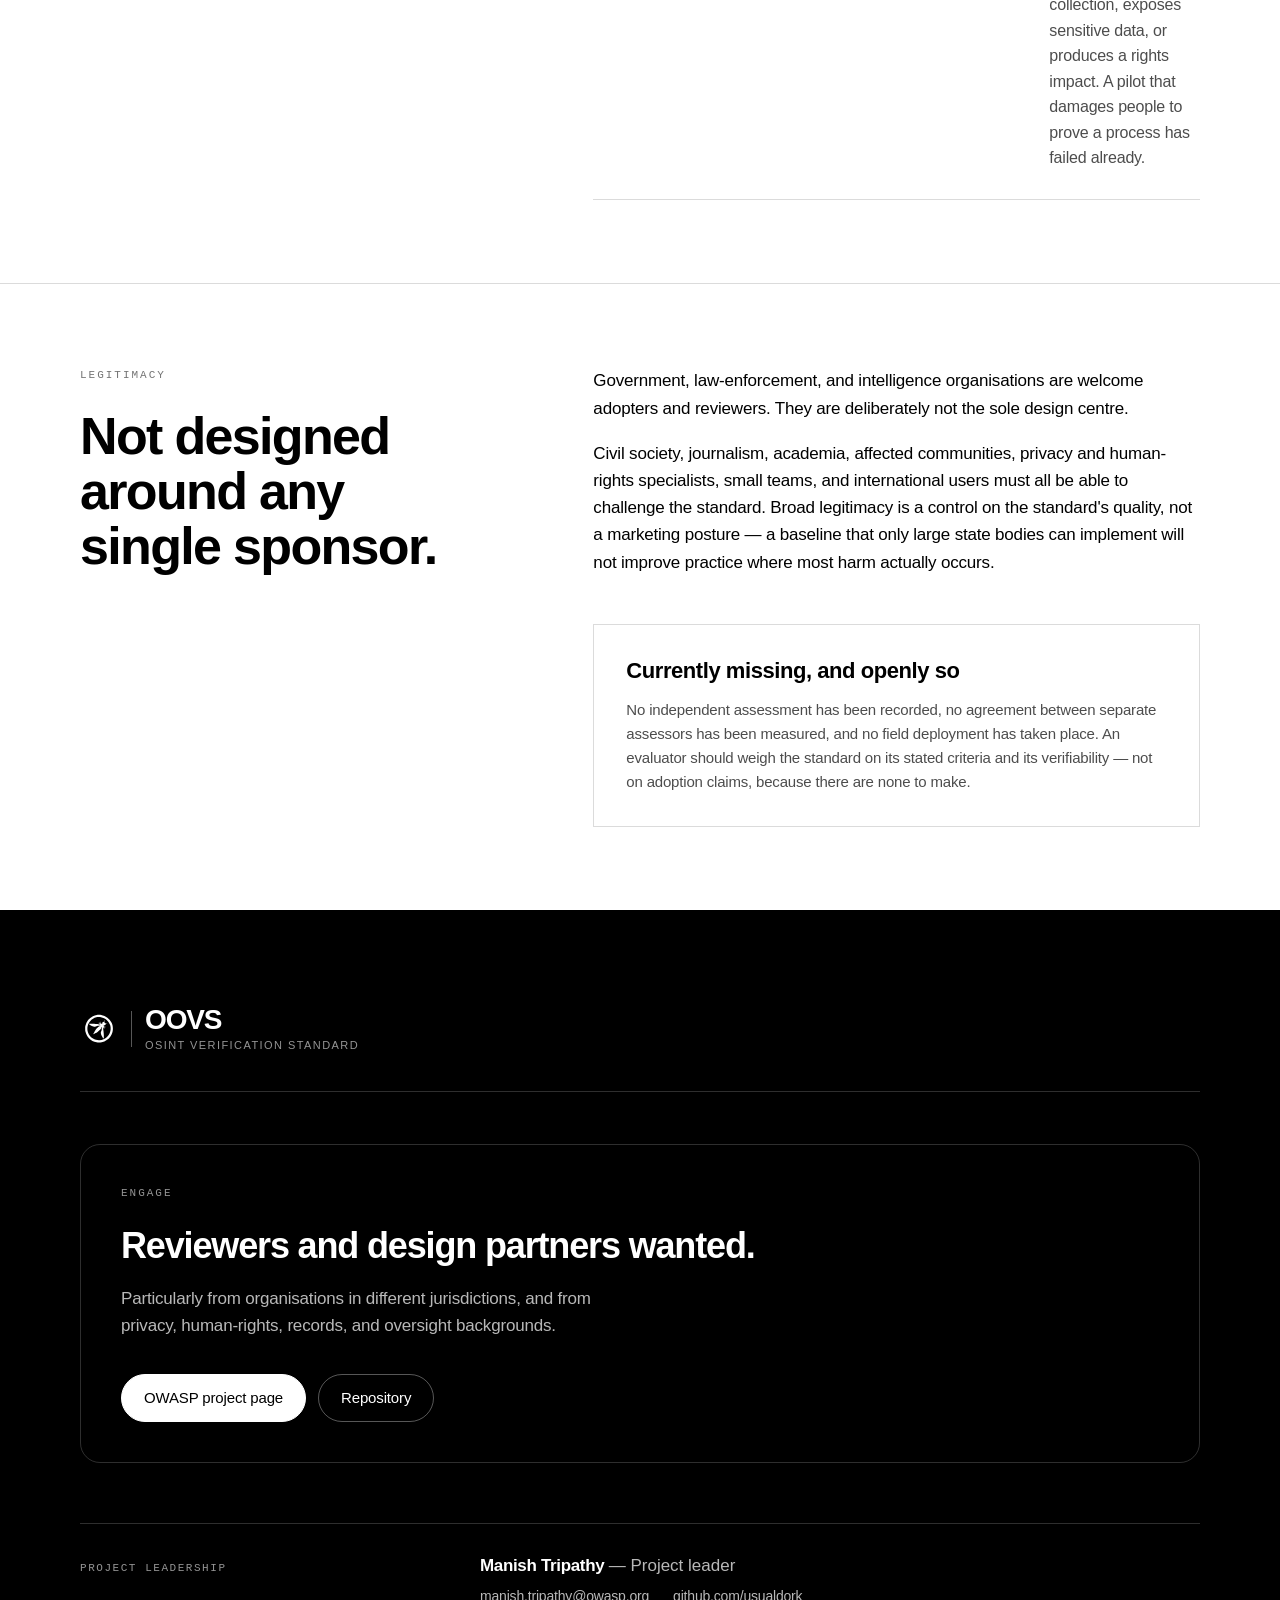
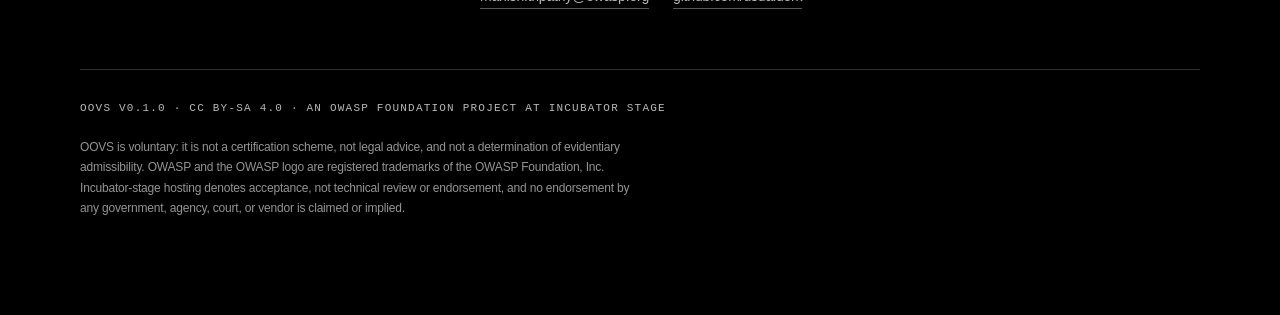
<file: adoption.html>
<!DOCTYPE html>
<html lang="en">
<head>
<meta charset="utf-8">
<meta name="viewport" content="width=device-width, initial-scale=1">
<title>OSINT verification for government &amp; defence evaluators — OOVS</title>
<meta name="description" content="How public-sector and defence evaluators can assess, pilot, and reference the OWASP OSINT Verification Standard, including the adoption ladder and what each stage supports claiming.">
<meta name="theme-color" content="#ffffff">
<link rel="icon" href="./assets/img/mark.svg" type="image/svg+xml">
<link rel="stylesheet" href="./assets/css/site.css?v=20260830">
<link rel="canonical" href="https://owasp.org/OWASP-Open-Source-Intelligence-Standard/adoption.html">
<meta name="robots" content="index, follow, max-image-preview:large, max-snippet:-1">
<meta property="og:site_name" content="OWASP OSINT Verification Standard">
<meta property="og:locale" content="en_GB">
<meta property="og:type" content="article">
<meta property="og:url" content="https://owasp.org/OWASP-Open-Source-Intelligence-Standard/adoption.html">
<meta property="og:title" content="OSINT verification for government &amp; defence evaluators">
<meta property="og:description" content="A published, testable way to demonstrate how an intelligence product was authorised, traced, verified, reviewed, and released.">
<meta property="og:image" content="https://owasp.org/OWASP-Open-Source-Intelligence-Standard/assets/img/og-card.jpg">
<meta property="og:image:width" content="1200">
<meta property="og:image:height" content="630">
<meta name="twitter:card" content="summary_large_image">
<meta name="twitter:title" content="OSINT verification for government &amp; defence evaluators">
<meta name="twitter:description" content="A published, testable way to demonstrate how an intelligence product was authorised, traced, verified, reviewed, and released.">
<meta name="twitter:image" content="https://owasp.org/OWASP-Open-Source-Intelligence-Standard/assets/img/og-card.jpg">
<script type="application/ld+json">
{
  "@context": "https://schema.org",
  "@graph": [
    {
      "@type": "TechArticle",
      "@id": "https://owasp.org/OWASP-Open-Source-Intelligence-Standard/adoption.html#article",
      "headline": "OSINT verification for government and defence evaluators",
      "description": "How public-sector and defence evaluators can assess, pilot, and reference the OWASP OSINT Verification Standard, including the adoption ladder and what each stage supports claiming.",
      "url": "https://owasp.org/OWASP-Open-Source-Intelligence-Standard/adoption.html",
      "inLanguage": "en",
      "license": "https://creativecommons.org/licenses/by-sa/4.0/",
      "isPartOf": { "@id": "https://owasp.org/OWASP-Open-Source-Intelligence-Standard/#website" },
      "publisher": { "@id": "https://owasp.org/OWASP-Open-Source-Intelligence-Standard/#project" },
      "audience": {
        "@type": "Audience",
        "audienceType": "Government, defence, oversight bodies, and critical infrastructure evaluators"
      }
    },
    {
      "@type": "BreadcrumbList",
      "itemListElement": [
        { "@type": "ListItem", "position": 1, "name": "OOVS", "item": "https://owasp.org/OWASP-Open-Source-Intelligence-Standard/" },
        { "@type": "ListItem", "position": 2, "name": "For evaluators", "item": "https://owasp.org/OWASP-Open-Source-Intelligence-Standard/adoption.html" }
      ]
    }
  ]
}
</script>
</head>
<body>
<a class="skip" href="#main">Skip to content</a>

<header class="masthead">
  <div class="wrap masthead__inner">
    <a class="brand" href="./index.html" aria-label="OWASP OOVS, the OSINT Verification Standard, home">
      <img class="brand__owasp" src="./assets/img/owasp.svg" alt="OWASP" width="26" height="26">
      <span class="brand__rule" aria-hidden="true"></span>
      <span class="brand__name">
        <strong>OOVS</strong>
        <small>OSINT Verification Standard</small>
      </span>
    </a>
    <button class="menu" type="button" aria-expanded="false" aria-controls="primary-nav" aria-label="Open menu">
      <span class="menu__bars" aria-hidden="true"></span>
    </button>
    <nav class="nav" id="primary-nav" aria-label="Primary">
      <a href="./index.html">Overview</a>
      <a href="./requirements.html">The ten requirements</a>
      <a href="./adoption.html" aria-current="page">For evaluators</a>
      <a class="btn" href="https://github.com/OWASP/OWASP-Open-Source-Intelligence-Standard/" rel="noopener">Read the standard</a>
    </nav>
  </div>
</header>

<main id="main">

  <section class="wrap hero hero--text">
    <p class="eyebrow">Government &middot; Defence &middot; Critical infrastructure</p>
    <h1 class="display">For the people<br>who must justify<br>the decision.</h1>
    <p class="lede">
      OOVS gives an organisation a published, testable way to demonstrate how an intelligence
      product was authorised, traced, verified, reviewed, and released &mdash; in terms an auditor,
      an oversight body, or a court of inquiry can follow.
    </p>
  </section>

  <section class="band">
    <div class="wrap cols cols--aside">
      <div>
        <p class="eyebrow">Position</p>
        <h2>An assurance layer, not another platform.</h2>
      </div>
      <div class="reveal">
        <p>
          OOVS does not ingest data, host anything, or ask you to replace a system. It sits above
          whatever you already operate &mdash; in-house, open-source, or commercial &mdash; and
          describes what a defensible process must be able to show.
        </p>
        <p>
          That distinction matters in procurement. A platform commitment locks you to a vendor. An
          assurance standard gives you criteria you can apply to any vendor, including the one you
          already bought, and it remains valid when the tooling changes.
        </p>
        <div class="callout">
          <p>
            The question OOVS answers is not "which software should we buy?" but "how would we
            prove this conclusion was sound if we had to?"
          </p>
        </div>
      </div>
    </div>
  </section>

  <section class="band">
    <div class="wrap">
      <p class="eyebrow">Adoption ladder</p>
      <h2>Each stage supports a specific claim. No stage implies endorsement.</h2>
      <table class="table">
        <caption>What an organisation can accurately say at each stage of use</caption>
        <thead>
          <tr>
            <th scope="col">Stage</th>
            <th scope="col">Evidence involved</th>
            <th scope="col">Supportable claim</th>
          </tr>
        </thead>
        <tbody>
          <tr><td>Evaluation</td><td>Read the standard, run the worked example</td><td>&ldquo;Evaluating OOVS&rdquo;</td></tr>
          <tr><td>Assessment</td><td>One workflow or product assessed, with recorded scope, period, and evidence</td><td>&ldquo;Assessed against OOVS v0.1.0 for [scope] during [period]&rdquo;</td></tr>
          <tr><td>Pilot</td><td>Approved trial on synthetic or de-identified material, method published</td><td>&ldquo;Participating in an OOVS pilot&rdquo;</td></tr>
          <tr><td>Independent implementation</td><td>Reproduced without assistance from the authors, results published</td><td>&ldquo;Implemented the cited version for the stated scope&rdquo;</td></tr>
          <tr><td>Procurement profile</td><td>Jurisdiction and sector controls, security and accessibility requirements, contract language, assessor method</td><td>A scope-specific procurement reference</td></tr>
        </tbody>
      </table>
      <p class="small" style="margin-top:1.5rem">
        No stage permits implying endorsement by OWASP, a government, an agency, a court, or a
        participating reviewer.
      </p>
    </div>
  </section>

  <section class="band band--ink">
    <div class="wrap">
      <p class="eyebrow">Evaluation checklist</p>
      <h2>What serious evaluators ask for.</h2>
      <div class="cols cols--2" style="margin-top:clamp(2.5rem,6vw,4rem)">
        <div class="reveal">
          <h3>Mission and legal authority</h3>
          <ul class="plain">
            <li>Defined mission, decision, accountable owner, and authority</li>
            <li>Jurisdiction and mandate-specific legal analysis</li>
            <li>Necessity, proportionality, and impact assessment</li>
            <li>Safeguards for minors, vulnerable people, biometrics, and political activity</li>
            <li>Due process, correction, redress, oversight, and records management</li>
          </ul>
        </div>
        <div class="reveal">
          <h3>Security and operations</h3>
          <ul class="plain">
            <li>Access control appropriate to the environment</li>
            <li>Encryption, key management, audit, monitoring, and incident response</li>
            <li>Retention, deletion, backup, and continuity</li>
            <li>Supply-chain and vulnerability evidence</li>
            <li>Deployment patterns for sovereignty, residency, and disconnected operation</li>
          </ul>
        </div>
        <div class="reveal">
          <h3>Analytic assurance</h3>
          <ul class="plain">
            <li>Measured provenance completeness and source-origin independence</li>
            <li>Calibrated uncertainty, with false-link and false-positive rates</li>
            <li>Independent challenge, reproducibility, and correction propagation</li>
            <li>Evaluation of any automated component, and enforced human accountability</li>
            <li>Competence, sampling, assessor consistency, and audit evidence</li>
          </ul>
        </div>
        <div class="reveal">
          <h3>Interoperability and procurement</h3>
          <ul class="plain">
            <li>Field-level mappings to the exchange formats you already use</li>
            <li>Accessible documentation, including low-bandwidth and offline formats</li>
            <li>Open licensing, version support, migration, and exit terms</li>
            <li>Vendor-neutral acceptance criteria, with no platform requirement</li>
          </ul>
        </div>
      </div>
      <p class="small" style="margin-top:clamp(2.5rem,6vw,3.5rem);color:var(--ink-70)">
        OOVS addresses the analytic assurance column directly and gives you the vocabulary for the
        others. The controls themselves must be validated in your own environment &mdash; a
        standard cannot certify your infrastructure.
      </p>
    </div>
  </section>

  <section class="band">
    <div class="wrap cols cols--aside">
      <div>
        <p class="eyebrow">Pilot pattern</p>
        <h2>A first trial that produces evidence, not enthusiasm.</h2>
      </div>
      <div class="reveal">
        <p>
          Use one recurring, low-risk product, and synthetic or approved de-identified material.
          The aim is a measurement you can defend, not a demonstration.
        </p>
        <ol class="set" style="margin-top:2rem">
          <li class="reveal"><span class="set__num">01</span><span class="set__name">Baseline</span>
            <div class="set__body"><p>Measure review time, provenance completeness, claim traceability, contradiction detection, corrections issued, and how clearly the product supported the decision.</p></div></li>
          <li class="reveal"><span class="set__num">02</span><span class="set__name">Intervention</span>
            <div class="set__body"><p>Apply the standard for six to twelve weeks: the pre-work record, provenance and verification records, a stated confidence basis, a review gate, and the structured result format.</p></div></li>
          <li class="reveal"><span class="set__num">03</span><span class="set__name">Independent check</span>
            <div class="set__body"><p>Have someone who did not build the workflow assess the same sample. Disagreement between assessors is a finding about the standard, not a failure of the assessor.</p></div></li>
          <li class="reveal"><span class="set__num">04</span><span class="set__name">Report</span>
            <div class="set__body"><p>Publish aggregate method, agreement, exceptions, implementation effort, false links, missed contradictions, and time-to-correction. Never case or operational data.</p></div></li>
          <li class="reveal"><span class="set__num">05</span><span class="set__name">Stop conditions</span>
            <div class="set__body"><p>Halt if the pilot creates unapproved collection, exposes sensitive data, or produces a rights impact. A pilot that damages people to prove a process has failed already.</p></div></li>
        </ol>
      </div>
    </div>
  </section>

  <section class="band">
    <div class="wrap cols cols--aside">
      <div>
        <p class="eyebrow">Legitimacy</p>
        <h2>Not designed around any single sponsor.</h2>
      </div>
      <div class="reveal">
        <p>
          Government, law-enforcement, and intelligence organisations are welcome adopters and
          reviewers. They are deliberately not the sole design centre.
        </p>
        <p>
          Civil society, journalism, academia, affected communities, privacy and human-rights
          specialists, small teams, and international users must all be able to challenge the
          standard. Broad legitimacy is a control on the standard's quality, not a marketing
          posture &mdash; a baseline that only large state bodies can implement will not improve
          practice where most harm actually occurs.
        </p>
        <div class="note">
          <h3>Currently missing, and openly so</h3>
          <p>
            No independent assessment has been recorded, no agreement between separate assessors
            has been measured, and no field deployment has taken place. An evaluator should weigh
            the standard on its stated criteria and its verifiability &mdash; not on adoption
            claims, because there are none to make.
          </p>
        </div>
      </div>
    </div>
  </section>

</main>

<footer class="foot">
  <div class="wrap">
    <div class="foot__brand">
      <img class="brand__owasp" src="./assets/img/owasp.svg" alt="OWASP" width="38" height="38">
      <span class="brand__rule" aria-hidden="true"></span>
      <span class="brand__name">
        <strong>OOVS</strong>
        <small>OSINT Verification Standard</small>
      </span>
    </div>

    <div class="foot__cta">
      <p class="eyebrow">Engage</p>
      <h2>Reviewers and design partners wanted.</h2>
      <p>
        Particularly from organisations in different jurisdictions, and from privacy, human-rights,
        records, and oversight backgrounds.
      </p>
      <div class="actions">
        <a class="btn" href="https://www.owasp.community/projects/open-source-intelligence-standard" rel="noopener">OWASP project page</a>
        <a class="btn btn--ghost" href="https://github.com/OWASP/OWASP-Open-Source-Intelligence-Standard/" rel="noopener">Repository</a>
      </div>
    </div>
    <div class="foot__lead">
      <h4>Project leadership</h4>
      <div>
        <p class="foot__lead-name">Manish Tripathy <span>&mdash; Project leader</span></p>
        <p class="foot__lead-links">
          <a href="mailto:manish.tripathy@owasp.org">manish.tripathy@owasp.org</a>
          <a href="https://github.com/usualdork" rel="noopener">github.com/usualdork</a>
        </p>
      </div>
    </div>
    <div class="legal">
      <p class="legal__meta">
        OOVS v0.1.0 &middot; CC BY-SA 4.0 &middot; An OWASP Foundation project at Incubator stage
      </p>
      <p class="legal__fine">
        OOVS is voluntary: it is not a certification scheme, not legal advice, and not a
        determination of evidentiary admissibility. OWASP and the OWASP logo are registered
        trademarks of the OWASP Foundation, Inc. Incubator-stage hosting denotes acceptance, not
        technical review or endorsement, and no endorsement by any government, agency, court, or
        vendor is claimed or implied.
      </p>
    </div>
  </div>
</footer>

<script src="./assets/js/site.js?v=20260830" defer></script>
</body>
</html>
</file>
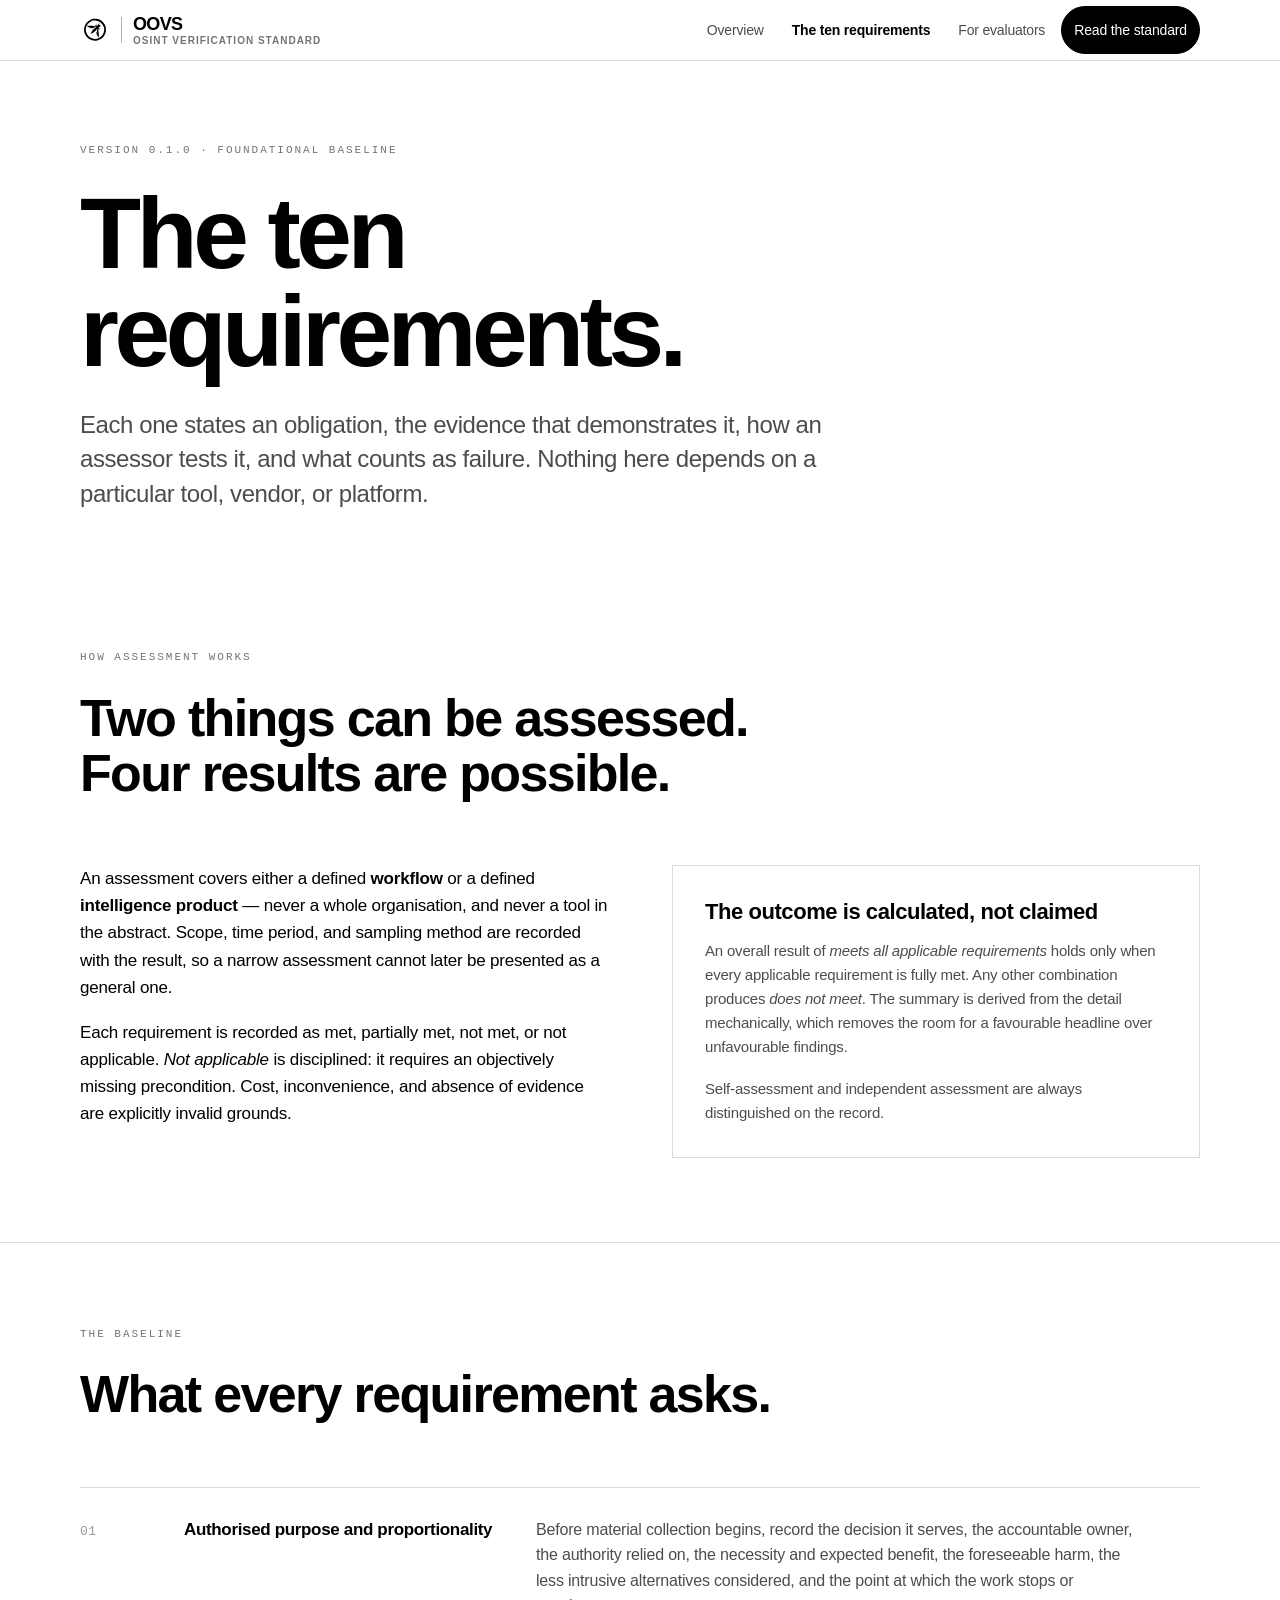
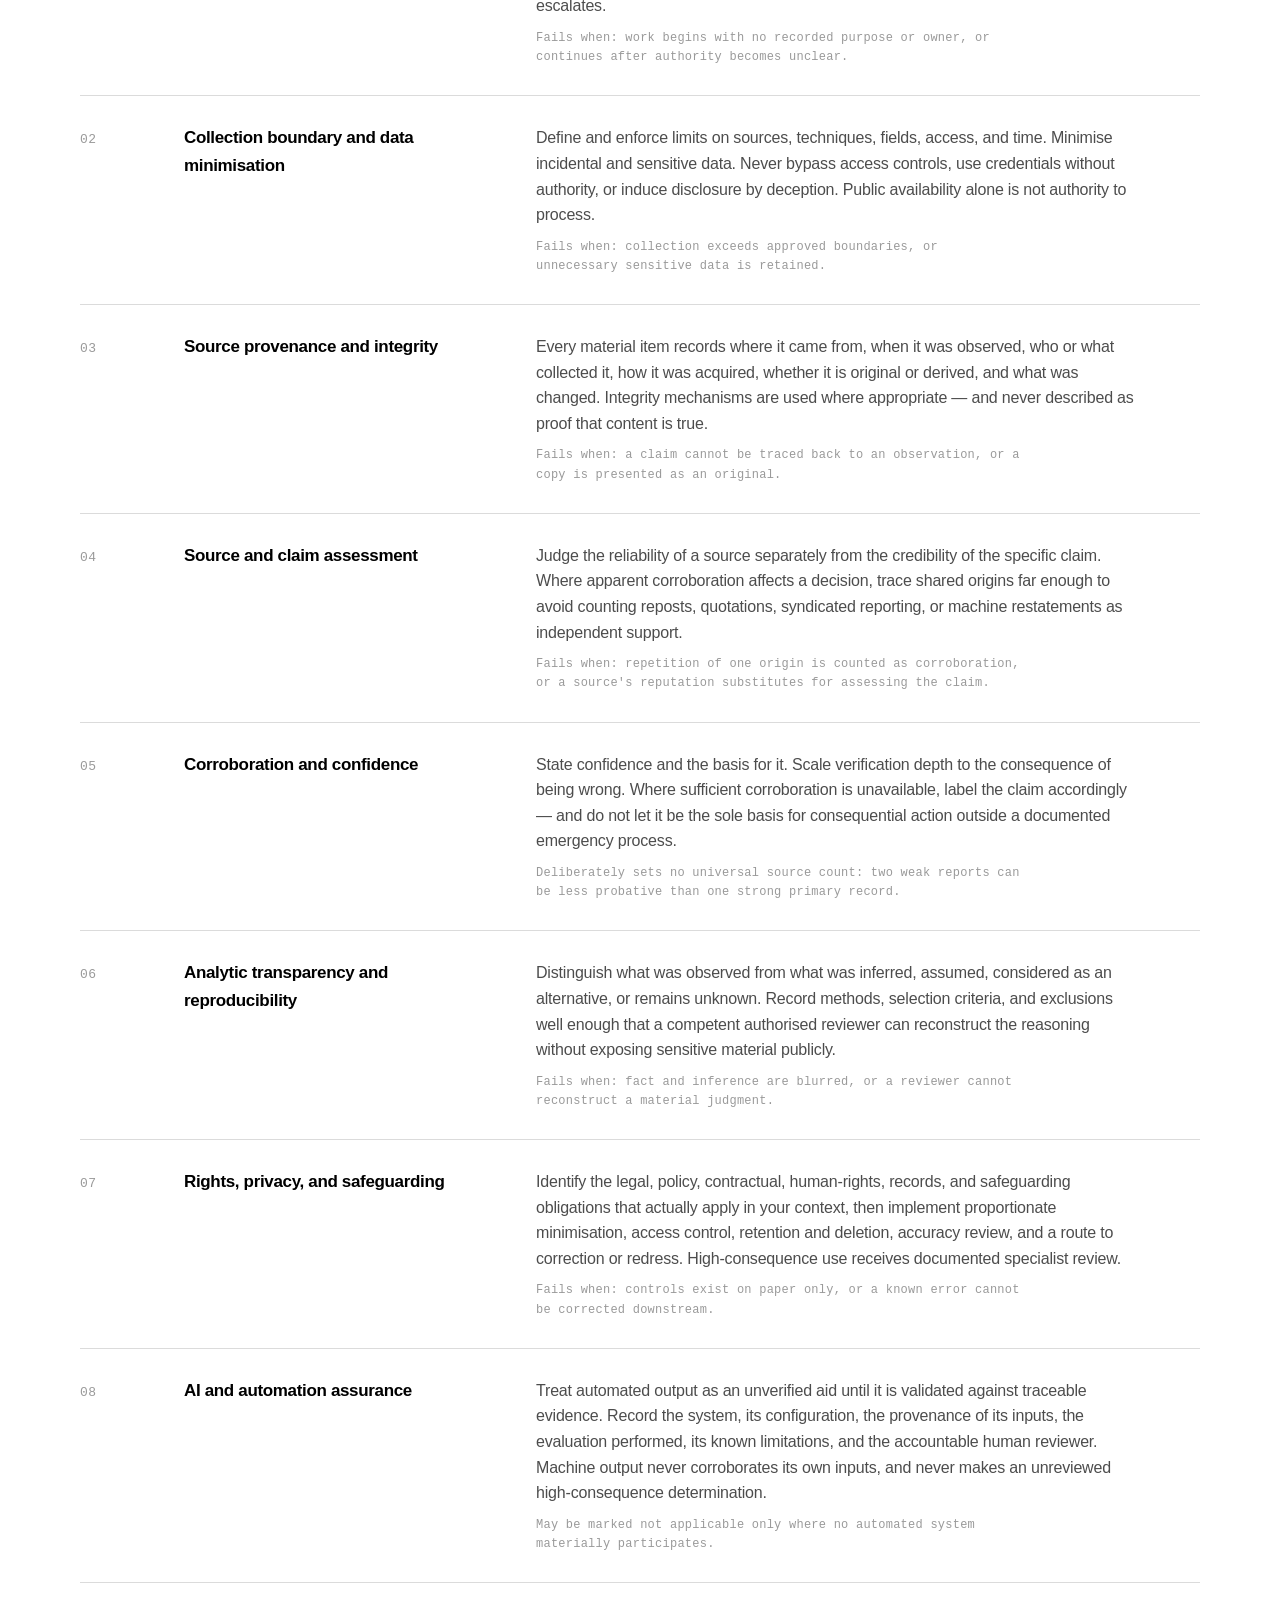
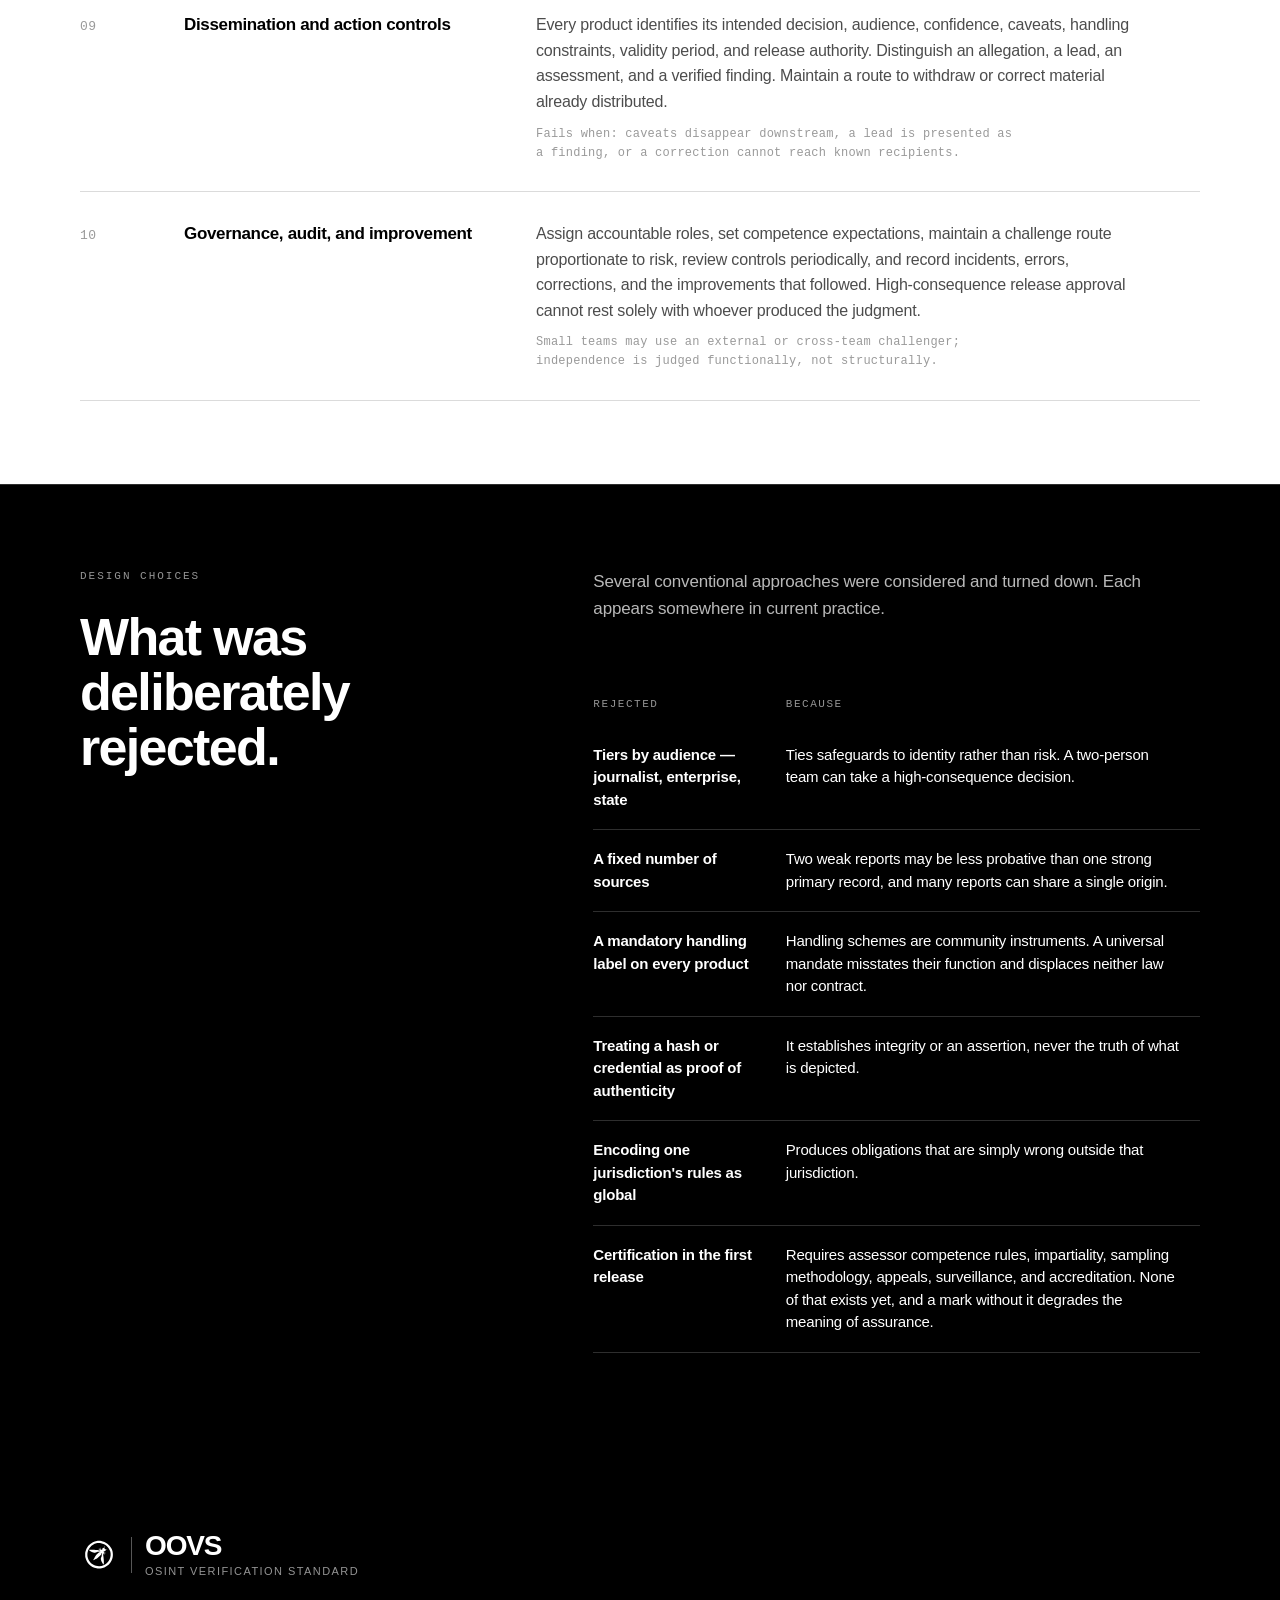
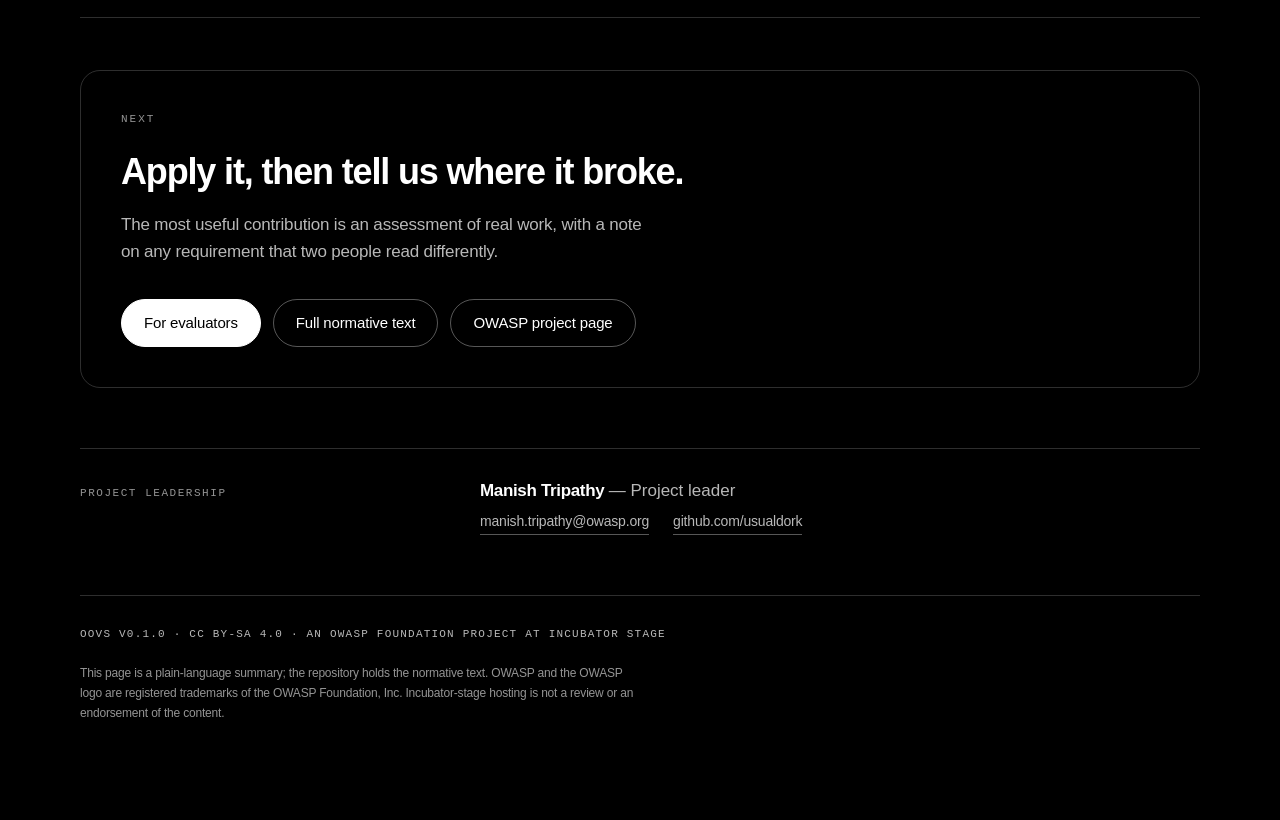
<file: requirements.html>
<!DOCTYPE html>
<html lang="en">
<head>
<meta charset="utf-8">
<meta name="viewport" content="width=device-width, initial-scale=1">
<title>The ten requirements of the OWASP OSINT Verification Standard (OOVS)</title>
<meta name="description" content="The ten foundational requirements of the OWASP OSINT Verification Standard, in plain language: what each one requires, and how an assessor checks it.">
<meta name="theme-color" content="#ffffff">
<link rel="icon" href="./assets/img/mark.svg" type="image/svg+xml">
<link rel="stylesheet" href="./assets/css/site.css?v=20260830">
<link rel="canonical" href="https://owasp.org/OWASP-Open-Source-Intelligence-Standard/requirements.html">
<meta name="robots" content="index, follow, max-image-preview:large, max-snippet:-1">
<meta property="og:site_name" content="OWASP OSINT Verification Standard">
<meta property="og:locale" content="en_GB">
<meta property="og:type" content="article">
<meta property="og:url" content="https://owasp.org/OWASP-Open-Source-Intelligence-Standard/requirements.html">
<meta property="og:title" content="The ten requirements of the OWASP OSINT Verification Standard">
<meta property="og:description" content="Each requirement states an obligation, the evidence that demonstrates it, how an assessor tests it, and what counts as failure.">
<meta property="og:image" content="https://owasp.org/OWASP-Open-Source-Intelligence-Standard/assets/img/og-card.jpg">
<meta property="og:image:width" content="1200">
<meta property="og:image:height" content="630">
<meta name="twitter:card" content="summary_large_image">
<meta name="twitter:title" content="The ten requirements of the OWASP OSINT Verification Standard">
<meta name="twitter:description" content="Each requirement states an obligation, the evidence that demonstrates it, how an assessor tests it, and what counts as failure.">
<meta name="twitter:image" content="https://owasp.org/OWASP-Open-Source-Intelligence-Standard/assets/img/og-card.jpg">
<script type="application/ld+json">
{
  "@context": "https://schema.org",
  "@graph": [
    {
      "@type": "TechArticle",
      "@id": "https://owasp.org/OWASP-Open-Source-Intelligence-Standard/requirements.html#article",
      "headline": "The ten requirements of the OWASP OSINT Verification Standard",
      "description": "The ten foundational requirements of OOVS v0.1.0 in plain language, with the evidence each one demands and how an assessor tests it.",
      "url": "https://owasp.org/OWASP-Open-Source-Intelligence-Standard/requirements.html",
      "inLanguage": "en",
      "license": "https://creativecommons.org/licenses/by-sa/4.0/",
      "isPartOf": { "@id": "https://owasp.org/OWASP-Open-Source-Intelligence-Standard/#website" },
      "publisher": { "@id": "https://owasp.org/OWASP-Open-Source-Intelligence-Standard/#project" }
    },
    {
      "@type": "DefinedTermSet",
      "@id": "https://owasp.org/OWASP-Open-Source-Intelligence-Standard/requirements.html#requirements",
      "name": "OOVS v0.1.0 requirements",
      "description": "The ten normative requirements of the OWASP OSINT Verification Standard, version 0.1.0. Each has a single bound acceptance test.",
      "url": "https://owasp.org/OWASP-Open-Source-Intelligence-Standard/requirements.html",
      "hasDefinedTerm": [
        { "@type": "DefinedTerm", "identifier": "OOVS-v0.1.0-01", "name": "Authorised purpose and proportionality" },
        { "@type": "DefinedTerm", "identifier": "OOVS-v0.1.0-02", "name": "Collection boundary and data minimisation" },
        { "@type": "DefinedTerm", "identifier": "OOVS-v0.1.0-03", "name": "Source provenance and integrity" },
        { "@type": "DefinedTerm", "identifier": "OOVS-v0.1.0-04", "name": "Source and claim assessment" },
        { "@type": "DefinedTerm", "identifier": "OOVS-v0.1.0-05", "name": "Corroboration and confidence" },
        { "@type": "DefinedTerm", "identifier": "OOVS-v0.1.0-06", "name": "Analytic transparency and reproducibility" },
        { "@type": "DefinedTerm", "identifier": "OOVS-v0.1.0-07", "name": "Rights, privacy, and safeguarding" },
        { "@type": "DefinedTerm", "identifier": "OOVS-v0.1.0-08", "name": "AI and automation assurance" },
        { "@type": "DefinedTerm", "identifier": "OOVS-v0.1.0-09", "name": "Dissemination and action controls" },
        { "@type": "DefinedTerm", "identifier": "OOVS-v0.1.0-10", "name": "Governance, audit, and improvement" }
      ]
    },
    {
      "@type": "BreadcrumbList",
      "itemListElement": [
        { "@type": "ListItem", "position": 1, "name": "OOVS", "item": "https://owasp.org/OWASP-Open-Source-Intelligence-Standard/" },
        { "@type": "ListItem", "position": 2, "name": "The ten requirements", "item": "https://owasp.org/OWASP-Open-Source-Intelligence-Standard/requirements.html" }
      ]
    }
  ]
}
</script>
</head>
<body>
<a class="skip" href="#main">Skip to content</a>

<header class="masthead">
  <div class="wrap masthead__inner">
    <a class="brand" href="./index.html" aria-label="OWASP OOVS, the OSINT Verification Standard, home">
      <img class="brand__owasp" src="./assets/img/owasp.svg" alt="OWASP" width="26" height="26">
      <span class="brand__rule" aria-hidden="true"></span>
      <span class="brand__name">
        <strong>OOVS</strong>
        <small>OSINT Verification Standard</small>
      </span>
    </a>
    <button class="menu" type="button" aria-expanded="false" aria-controls="primary-nav" aria-label="Open menu">
      <span class="menu__bars" aria-hidden="true"></span>
    </button>
    <nav class="nav" id="primary-nav" aria-label="Primary">
      <a href="./index.html">Overview</a>
      <a href="./requirements.html" aria-current="page">The ten requirements</a>
      <a href="./adoption.html">For evaluators</a>
      <a class="btn" href="https://github.com/OWASP/OWASP-Open-Source-Intelligence-Standard/" rel="noopener">Read the standard</a>
    </nav>
  </div>
</header>

<main id="main">

  <section class="wrap hero hero--text">
    <p class="eyebrow">Version 0.1.0 &middot; Foundational baseline</p>
    <h1 class="display">The ten<br>requirements.</h1>
    <p class="lede">
      Each one states an obligation, the evidence that demonstrates it, how an assessor tests it,
      and what counts as failure. Nothing here depends on a particular tool, vendor, or platform.
    </p>
  </section>

  <section class="band">
    <div class="wrap">
      <p class="eyebrow">How assessment works</p>
      <h2>Two things can be assessed. Four results are possible.</h2>
      <div class="cols cols--2" style="margin-top:clamp(2.5rem,6vw,4rem)">
        <div class="reveal">
          <p>
            An assessment covers either a defined <strong>workflow</strong> or a defined
            <strong>intelligence product</strong> &mdash; never a whole organisation, and never a
            tool in the abstract. Scope, time period, and sampling method are recorded with the
            result, so a narrow assessment cannot later be presented as a general one.
          </p>
          <p>
            Each requirement is recorded as met, partially met, not met, or not applicable.
            <em>Not applicable</em> is disciplined: it requires an objectively missing
            precondition. Cost, inconvenience, and absence of evidence are explicitly invalid
            grounds.
          </p>
        </div>
        <div class="reveal">
          <div class="note" style="margin-top:0">
            <h3>The outcome is calculated, not claimed</h3>
            <p>
              An overall result of <em>meets all applicable requirements</em> holds only when every
              applicable requirement is fully met. Any other combination produces
              <em>does not meet</em>. The summary is derived from the detail mechanically, which
              removes the room for a favourable headline over unfavourable findings.
            </p>
            <p>
              Self-assessment and independent assessment are always distinguished on the record.
            </p>
          </div>
        </div>
      </div>
    </div>
  </section>

  <section class="band">
    <div class="wrap">
      <p class="eyebrow">The baseline</p>
      <h2>What every requirement asks.</h2>
      <ol class="set">

        <li class="reveal">
          <span class="set__num">01</span>
          <span class="set__name">Authorised purpose and proportionality</span>
          <div class="set__body">
            <p>Before material collection begins, record the decision it serves, the accountable
              owner, the authority relied on, the necessity and expected benefit, the foreseeable
              harm, the less intrusive alternatives considered, and the point at which the work
              stops or escalates.</p>
            <p class="set__meta">Fails when: work begins with no recorded purpose or owner, or continues after authority becomes unclear.</p>
          </div>
        </li>

        <li class="reveal">
          <span class="set__num">02</span>
          <span class="set__name">Collection boundary and data minimisation</span>
          <div class="set__body">
            <p>Define and enforce limits on sources, techniques, fields, access, and time.
              Minimise incidental and sensitive data. Never bypass access controls, use
              credentials without authority, or induce disclosure by deception. Public
              availability alone is not authority to process.</p>
            <p class="set__meta">Fails when: collection exceeds approved boundaries, or unnecessary sensitive data is retained.</p>
          </div>
        </li>

        <li class="reveal">
          <span class="set__num">03</span>
          <span class="set__name">Source provenance and integrity</span>
          <div class="set__body">
            <p>Every material item records where it came from, when it was observed, who or what
              collected it, how it was acquired, whether it is original or derived, and what was
              changed. Integrity mechanisms are used where appropriate &mdash; and never described
              as proof that content is true.</p>
            <p class="set__meta">Fails when: a claim cannot be traced back to an observation, or a copy is presented as an original.</p>
          </div>
        </li>

        <li class="reveal">
          <span class="set__num">04</span>
          <span class="set__name">Source and claim assessment</span>
          <div class="set__body">
            <p>Judge the reliability of a source separately from the credibility of the specific
              claim. Where apparent corroboration affects a decision, trace shared origins far
              enough to avoid counting reposts, quotations, syndicated reporting, or machine
              restatements as independent support.</p>
            <p class="set__meta">Fails when: repetition of one origin is counted as corroboration, or a source's reputation substitutes for assessing the claim.</p>
          </div>
        </li>

        <li class="reveal">
          <span class="set__num">05</span>
          <span class="set__name">Corroboration and confidence</span>
          <div class="set__body">
            <p>State confidence and the basis for it. Scale verification depth to the consequence
              of being wrong. Where sufficient corroboration is unavailable, label the claim
              accordingly &mdash; and do not let it be the sole basis for consequential action
              outside a documented emergency process.</p>
            <p class="set__meta">Deliberately sets no universal source count: two weak reports can be less probative than one strong primary record.</p>
          </div>
        </li>

        <li class="reveal">
          <span class="set__num">06</span>
          <span class="set__name">Analytic transparency and reproducibility</span>
          <div class="set__body">
            <p>Distinguish what was observed from what was inferred, assumed, considered as an
              alternative, or remains unknown. Record methods, selection criteria, and exclusions
              well enough that a competent authorised reviewer can reconstruct the reasoning
              without exposing sensitive material publicly.</p>
            <p class="set__meta">Fails when: fact and inference are blurred, or a reviewer cannot reconstruct a material judgment.</p>
          </div>
        </li>

        <li class="reveal">
          <span class="set__num">07</span>
          <span class="set__name">Rights, privacy, and safeguarding</span>
          <div class="set__body">
            <p>Identify the legal, policy, contractual, human-rights, records, and safeguarding
              obligations that actually apply in your context, then implement proportionate
              minimisation, access control, retention and deletion, accuracy review, and a route
              to correction or redress. High-consequence use receives documented specialist
              review.</p>
            <p class="set__meta">Fails when: controls exist on paper only, or a known error cannot be corrected downstream.</p>
          </div>
        </li>

        <li class="reveal">
          <span class="set__num">08</span>
          <span class="set__name">AI and automation assurance</span>
          <div class="set__body">
            <p>Treat automated output as an unverified aid until it is validated against
              traceable evidence. Record the system, its configuration, the provenance of its
              inputs, the evaluation performed, its known limitations, and the accountable human
              reviewer. Machine output never corroborates its own inputs, and never makes an
              unreviewed high-consequence determination.</p>
            <p class="set__meta">May be marked not applicable only where no automated system materially participates.</p>
          </div>
        </li>

        <li class="reveal">
          <span class="set__num">09</span>
          <span class="set__name">Dissemination and action controls</span>
          <div class="set__body">
            <p>Every product identifies its intended decision, audience, confidence, caveats,
              handling constraints, validity period, and release authority. Distinguish an
              allegation, a lead, an assessment, and a verified finding. Maintain a route to
              withdraw or correct material already distributed.</p>
            <p class="set__meta">Fails when: caveats disappear downstream, a lead is presented as a finding, or a correction cannot reach known recipients.</p>
          </div>
        </li>

        <li class="reveal">
          <span class="set__num">10</span>
          <span class="set__name">Governance, audit, and improvement</span>
          <div class="set__body">
            <p>Assign accountable roles, set competence expectations, maintain a challenge route
              proportionate to risk, review controls periodically, and record incidents, errors,
              corrections, and the improvements that followed. High-consequence release approval
              cannot rest solely with whoever produced the judgment.</p>
            <p class="set__meta">Small teams may use an external or cross-team challenger; independence is judged functionally, not structurally.</p>
          </div>
        </li>

      </ol>
    </div>
  </section>

  <section class="band band--ink">
    <div class="wrap cols cols--aside">
      <div>
        <p class="eyebrow">Design choices</p>
        <h2>What was deliberately rejected.</h2>
      </div>
      <div class="reveal">
        <p style="color:var(--ink-70)">
          Several conventional approaches were considered and turned down. Each appears somewhere
          in current practice.
        </p>
        <table class="table">
          <thead><tr><th scope="col">Rejected</th><th scope="col">Because</th></tr></thead>
          <tbody>
            <tr><td>Tiers by audience &mdash; journalist, enterprise, state</td><td>Ties safeguards to identity rather than risk. A two-person team can take a high-consequence decision.</td></tr>
            <tr><td>A fixed number of sources</td><td>Two weak reports may be less probative than one strong primary record, and many reports can share a single origin.</td></tr>
            <tr><td>A mandatory handling label on every product</td><td>Handling schemes are community instruments. A universal mandate misstates their function and displaces neither law nor contract.</td></tr>
            <tr><td>Treating a hash or credential as proof of authenticity</td><td>It establishes integrity or an assertion, never the truth of what is depicted.</td></tr>
            <tr><td>Encoding one jurisdiction's rules as global</td><td>Produces obligations that are simply wrong outside that jurisdiction.</td></tr>
            <tr><td>Certification in the first release</td><td>Requires assessor competence rules, impartiality, sampling methodology, appeals, surveillance, and accreditation. None of that exists yet, and a mark without it degrades the meaning of assurance.</td></tr>
          </tbody>
        </table>
      </div>
    </div>
  </section>

</main>

<footer class="foot">
  <div class="wrap">
    <div class="foot__brand">
      <img class="brand__owasp" src="./assets/img/owasp.svg" alt="OWASP" width="38" height="38">
      <span class="brand__rule" aria-hidden="true"></span>
      <span class="brand__name">
        <strong>OOVS</strong>
        <small>OSINT Verification Standard</small>
      </span>
    </div>

    <div class="foot__cta">
      <p class="eyebrow">Next</p>
      <h2>Apply it, then tell us where it broke.</h2>
      <p>
        The most useful contribution is an assessment of real work, with a note on any requirement
        that two people read differently.
      </p>
      <div class="actions">
        <a class="btn" href="./adoption.html">For evaluators</a>
        <a class="btn btn--ghost" href="https://github.com/OWASP/OWASP-Open-Source-Intelligence-Standard/" rel="noopener">Full normative text</a>
        <a class="btn btn--ghost" href="https://www.owasp.community/projects/open-source-intelligence-standard" rel="noopener">OWASP project page</a>
      </div>
    </div>
    <div class="foot__lead">
      <h4>Project leadership</h4>
      <div>
        <p class="foot__lead-name">Manish Tripathy <span>&mdash; Project leader</span></p>
        <p class="foot__lead-links">
          <a href="mailto:manish.tripathy@owasp.org">manish.tripathy@owasp.org</a>
          <a href="https://github.com/usualdork" rel="noopener">github.com/usualdork</a>
        </p>
      </div>
    </div>
    <div class="legal">
      <p class="legal__meta">
        OOVS v0.1.0 &middot; CC BY-SA 4.0 &middot; An OWASP Foundation project at Incubator stage
      </p>
      <p class="legal__fine">
        This page is a plain-language summary; the repository holds the normative text. OWASP and
        the OWASP logo are registered trademarks of the OWASP Foundation, Inc. Incubator-stage
        hosting is not a review or an endorsement of the content.
      </p>
    </div>
  </div>
</footer>

<script src="./assets/js/site.js?v=20260830" defer></script>
</body>
</html>
</file>
<file: assets/css/site.css>
/* ============================================================================
   OOVS — monochrome institutional design system
   Pure black and white. No gradients, no shadows, no accent colours.
   System fonts only: no external requests, so it loads on locked-down networks.
   ========================================================================= */

:root {
  --paper: #ffffff;
  --ink: #000000;
  --ink-70: rgba(0, 0, 0, 0.70);
  --ink-55: rgba(0, 0, 0, 0.55);
  --ink-40: rgba(0, 0, 0, 0.40);
  --rule: rgba(0, 0, 0, 0.14);
  --rule-strong: rgba(0, 0, 0, 0.30);
  --veil: rgba(255, 255, 255, 0.72);

  --sans: -apple-system, BlinkMacSystemFont, "SF Pro Text", "Segoe UI",
    Roboto, "Helvetica Neue", Arial, sans-serif;
  --mono: ui-monospace, SFMono-Regular, "SF Mono", Menlo, Consolas,
    "Liberation Mono", monospace;

  --gutter: clamp(1.25rem, 4vw, 3rem);
  --measure: 76rem;
  /* Section rhythm. Kept tighter than a typical marketing site: on a black
     background, very large vertical gaps read as empty voids rather than
     breathing room. */
  --band: clamp(3.25rem, 6.5vw, 6rem);
  --ease: cubic-bezier(0.16, 1, 0.30, 1);
}

*, *::before, *::after { box-sizing: border-box; }

html {
  -webkit-text-size-adjust: 100%;
  scroll-behavior: smooth;
}

body {
  margin: 0;
  background: var(--paper);
  color: var(--ink);
  font-family: var(--sans);
  font-size: 1.0625rem;
  line-height: 1.6;
  letter-spacing: -0.011em;
  -webkit-font-smoothing: antialiased;
  text-rendering: optimizeLegibility;
}

img, svg { max-width: 100%; height: auto; display: block; }

a { color: inherit; text-decoration: none; }

:focus-visible {
  outline: 2px solid currentColor;
  outline-offset: 3px;
}

.skip {
  position: absolute;
  left: -9999px;
  top: 0;
  background: var(--ink);
  color: var(--paper);
  padding: 0.75rem 1rem;
  z-index: 200;
}
.skip:focus { left: 0; }

/* ------------------------------------------------------------------ layout */

.wrap {
  width: 100%;
  max-width: var(--measure);
  margin-inline: auto;
  padding-inline: var(--gutter);
}

.band { padding-block: var(--band); }
.band + .band { border-top: 1px solid var(--rule); }

.band--ink {
  background: var(--ink);
  color: var(--paper);
  border-top: 0;
}
.band--ink { --rule: rgba(255, 255, 255, 0.18); --ink-70: rgba(255,255,255,.72); --ink-55: rgba(255,255,255,.58); --ink-40: rgba(255,255,255,.42); }

/* --------------------------------------------------------------- typography */

.eyebrow {
  font-family: var(--mono);
  font-size: 0.6875rem;
  letter-spacing: 0.18em;
  text-transform: uppercase;
  color: var(--ink-55);
  margin: 0 0 1.5rem;
}

h1, h2, h3, h4 {
  font-weight: 600;
  letter-spacing: -0.032em;
  line-height: 1.06;
  margin: 0;
  text-wrap: balance;
}

.display {
  font-size: clamp(2.75rem, 8.5vw, 6.25rem);
  font-weight: 600;
  letter-spacing: -0.045em;
  line-height: 0.98;
}

h2 { font-size: clamp(1.875rem, 4.4vw, 3.25rem); }
h3 { font-size: clamp(1.125rem, 1.8vw, 1.375rem); letter-spacing: -0.02em; line-height: 1.25; }

.lede {
  font-size: clamp(1.1875rem, 2.1vw, 1.5rem);
  line-height: 1.45;
  letter-spacing: -0.018em;
  color: var(--ink-70);
  max-width: 46ch;
  margin: 1.75rem 0 0;
}

p { margin: 0 0 1.125rem; max-width: 68ch; }
p:last-child { margin-bottom: 0; }

.small { font-size: 0.9375rem; color: var(--ink-55); line-height: 1.55; }
.mono { font-family: var(--mono); font-variant-numeric: tabular-nums; }

strong { font-weight: 600; }

/* ------------------------------------------------------------------ header */

.masthead {
  position: sticky;
  top: 0;
  z-index: 100;
  background: var(--paper);
  border-bottom: 1px solid var(--rule);
}

/* Apple's translucent-material header. Off by default: over the inverted
   sections a 72% white bar reads as grey, which weakens a strictly black and
   white palette. Swap the two rules above for these to enable it.
   .masthead { background: var(--veil);
               backdrop-filter: saturate(180%) blur(20px);
               -webkit-backdrop-filter: saturate(180%) blur(20px); } */

.masthead__inner {
  display: flex;
  align-items: center;
  justify-content: space-between;
  gap: 1rem;
  min-height: 3.75rem;
}

.brand {
  display: inline-flex;
  align-items: center;
  gap: 0.625rem;
  font-weight: 600;
  letter-spacing: -0.02em;
  padding-block: 0.75rem;
}
.brand { gap: 0.6875rem; }
.brand__owasp { width: 30px; height: 30px; flex: none; }
.brand__rule { width: 1px; height: 26px; background: var(--rule-strong); flex: none; }
.brand__name { display: flex; flex-direction: column; gap: 0.1875rem; }
.brand__name strong {
  font-size: 1.125rem;
  font-weight: 700;
  letter-spacing: -0.035em;
  line-height: 1;
}
.brand__name small {
  font-size: 0.625rem;
  letter-spacing: 0.1em;
  text-transform: uppercase;
  color: var(--ink-55);
  line-height: 1;
  white-space: nowrap;
}
@media (max-width: 30rem) { .brand__name small { display: none; } }

.nav { display: flex; align-items: center; gap: 0.25rem; }
.nav a {
  font-size: 0.875rem;
  color: var(--ink-70);
  padding: 0.75rem 0.75rem;
  min-height: 44px;
  display: inline-flex;
  align-items: center;
  transition: color 0.2s var(--ease);
}
.nav a:hover { color: var(--ink); }
.nav a[aria-current="page"] { color: var(--ink); font-weight: 600; }

/* .nav a would otherwise win on specificity and leave the pill's label
   dark-on-black, which is invisible. Keep the inverted colour explicit. */
.nav a.btn, .nav a.btn:hover { color: var(--paper); }
.nav a.btn--ghost, .nav a.btn--ghost:hover { color: var(--ink); }
/* ------------------------------------------------------------- menu button */

.menu { display: none; }

@media (max-width: 40rem) {
  .menu {
    display: inline-flex;
    align-items: center;
    justify-content: center;
    width: 44px;
    height: 44px;
    margin-inline-end: -0.5rem;
    padding: 0;
    border: 0;
    background: none;
    color: inherit;
    cursor: pointer;
  }
  .menu__bars { position: relative; width: 20px; height: 11px; }
  .menu__bars::before,
  .menu__bars::after {
    content: "";
    position: absolute;
    left: 0;
    width: 20px;
    height: 1.5px;
    background: currentColor;
    transition: transform 0.3s var(--ease);
  }
  .menu__bars::before { top: 0; }
  .menu__bars::after { bottom: 0; }
  .menu[aria-expanded="true"] .menu__bars::before { transform: translateY(4.75px) rotate(45deg); }
  .menu[aria-expanded="true"] .menu__bars::after { transform: translateY(-4.75px) rotate(-45deg); }

  /* Drop-down panel, anchored to the sticky header. */
  .nav {
    display: none;
    position: absolute;
    left: 0;
    right: 0;
    top: 100%;
    flex-direction: column;
    align-items: stretch;
    gap: 0;
    padding: 0 var(--gutter) 1.5rem;
    background: var(--paper);
    border-bottom: 1px solid var(--rule);
  }
  .nav[data-open="true"] { display: flex; }
  .nav a:not(.btn) {
    font-size: 1.0625rem;
    padding: 1rem 0;
    border-top: 1px solid var(--rule);
  }
  .nav a.btn { display: inline-flex; align-self: flex-start; margin-top: 1.25rem; }
}

/* ----------------------------------------------------------------- buttons */

.btn {
  display: inline-flex;
  align-items: center;
  justify-content: center;
  gap: 0.5rem;
  min-height: 44px;
  padding: 0.6875rem 1.375rem;
  border: 1px solid var(--ink);
  border-radius: 980px;
  background: var(--ink);
  color: var(--paper);
  font-size: 0.9375rem;
  font-weight: 500;
  letter-spacing: -0.01em;
  transition: opacity 0.2s var(--ease);
  white-space: nowrap;
}
.btn:hover { opacity: 0.78; }

/* Marks are painted through a mask rather than placed as images, so the glyph
   takes currentColor and is correct on a filled pill, an outlined pill, and in
   either colour scheme without a filter for each case. */
.btn__mark {
  width: 1.0625rem;
  height: 1.0625rem;
  flex: none;
  background-color: currentColor;
  -webkit-mask-position: center;
  mask-position: center;
  -webkit-mask-repeat: no-repeat;
  mask-repeat: no-repeat;
  -webkit-mask-size: contain;
  mask-size: contain;
}
.btn__mark--owasp {
  -webkit-mask-image: url("../img/owasp.svg");
  mask-image: url("../img/owasp.svg");
}
.btn__mark--github {
  -webkit-mask-image: url("../img/github.svg");
  mask-image: url("../img/github.svg");
}

.btn--ghost { background: transparent; color: var(--ink); }
.band--ink .btn { background: var(--paper); color: var(--ink); border-color: var(--paper); }
.band--ink .btn--ghost { background: transparent; color: var(--paper); }

.actions { display: flex; flex-wrap: wrap; gap: 0.75rem; margin-top: 2.5rem; }

/* The two pills carry provenance, so the route into the standard itself sits
   below them as plain links: present and reachable, without competing with the
   credibility signals for attention. */
.hero__onward {
  display: flex;
  flex-wrap: wrap;
  gap: 0.5rem 1.75rem;
  margin: 1.5rem 0 0;
  font-size: 0.9375rem;
}
.hero__onward a {
  color: var(--ink-70);
  border-bottom: 1px solid var(--rule-strong);
  padding-bottom: 1px;
  transition: color 0.2s var(--ease), border-color 0.2s var(--ease);
}
.hero__onward a::after { content: " \2192"; }
.hero__onward a:hover { color: var(--ink); border-color: var(--ink); }

/* -------------------------------------------------------------------- hero */

/* The hero occupies the first screen and nothing else, so the fold lands on
   its bottom edge instead of slicing through the section beneath it. svh keeps
   this honest on phones, where browser chrome changes the usable height. */
.hero {
  min-height: calc(100svh - 3.75rem);
  display: grid;
  align-content: center;
  gap: clamp(2.5rem, 6vw, 4.5rem);
  padding-block: clamp(2rem, 5vh, 3.5rem) clamp(2.5rem, 6vh, 4rem);
}
/* Two columns only where there is something to put in the second one. The inner
   pages place their eyebrow, heading, and lede directly in the hero, so an
   unscoped rule dealt those three into grid cells: the heading squeezed into the
   narrow right column and broke a word per line, while the eyebrow and lede sat
   stranded on the left with most of the screen empty. */
@media (min-width: 62rem) {
  .hero--split { grid-template-columns: minmax(0, 1.08fr) minmax(0, 0.92fr); align-items: center; }
}

/* A page header rather than a landing screen. Holding a full viewport open for
   a heading and two lines of copy leaves most of it blank, and pushes the
   content that explains the page below the fold for no gain. The eyebrow and
   lede carry their own margins, so the grid gap is removed here. */
.hero--text {
  min-height: 0;
  gap: 0;
  padding-block: clamp(3rem, 9vh, 5.5rem) clamp(2.5rem, 6vh, 4rem);
}
.hero--text .display { max-width: 28ch; }
.hero--text .lede { max-width: 58ch; }

/* The full poster, never cropped: object-fit contain scales it inside the box
   so every edge of the artwork stays visible at any viewport. */
.hero__figure { margin: 0; min-width: 0; }
/* max-width and max-height together with auto dimensions let the browser scale
   the artwork inside both limits at its own aspect ratio: nothing is cropped,
   and the frame hugs the image rather than letterboxing it. */
.hero__figure img {
  display: block;
  width: auto;
  height: auto;
  max-width: 100%;
  max-height: calc(100svh - 13rem);
  margin-inline: auto;
  border: 1px solid var(--rule);
}
@media (max-width: 61.99rem) {
  /* Portrait artwork plus full copy cannot share one phone screen; let the
     page scroll rather than shrinking the poster to a thumbnail. */
  .hero { min-height: 0; }
  .hero__figure img { max-height: none; max-width: min(26rem, 100%); }
}

/* ------------------------------------------------------------------- grids */

.cols {
  display: grid;
  gap: clamp(2rem, 5vw, 4rem);
  grid-template-columns: 1fr;
  align-items: start;
}
@media (min-width: 56rem) {
  .cols--aside { grid-template-columns: minmax(0, 1fr) minmax(0, 1.35fr); }
  .cols--2 { grid-template-columns: repeat(2, minmax(0, 1fr)); }
  .cols--4 { grid-template-columns: repeat(4, minmax(0, 1fr)); }
}
@media (min-width: 40rem) and (max-width: 55.999rem) {
  .cols--4 { grid-template-columns: repeat(2, minmax(0, 1fr)); }
}

.pillar { border-top: 1px solid var(--rule); padding-top: 1.5rem; }
.pillar h3 { margin-bottom: 0.75rem; }
.pillar p { color: var(--ink-70); font-size: 1rem; margin: 0; }

/* ------------------------------------------------------------- numbered set */

.set { list-style: none; margin: clamp(2.5rem, 6vw, 4rem) 0 0; padding: 0; }
.set > li {
  display: grid;
  gap: 0.5rem 2rem;
  grid-template-columns: 1fr;
  padding: 1.75rem 0;
  border-top: 1px solid var(--rule);
}
.set > li:last-child { border-bottom: 1px solid var(--rule); }
@media (min-width: 48rem) {
  .set > li { grid-template-columns: 4.5rem minmax(0, 20rem) minmax(0, 1fr); align-items: baseline; }
}
.set__num {
  font-family: var(--mono);
  font-size: 0.8125rem;
  color: var(--ink-40);
  font-variant-numeric: tabular-nums;
  letter-spacing: 0.04em;
}
.set__name { font-weight: 600; letter-spacing: -0.02em; font-size: 1.0625rem; }
.set__body { color: var(--ink-70); font-size: 1rem; }
.set__body p { margin: 0 0 0.625rem; }
.set__body p:last-child { margin: 0; }
.set__meta {
  font-family: var(--mono);
  font-size: 0.75rem;
  letter-spacing: 0.02em;
  color: var(--ink-40);
  margin-top: 0.625rem;
}

/* ------------------------------------------------------------------- table */

.table { width: 100%; border-collapse: collapse; margin-top: clamp(2rem, 5vw, 3.5rem); }
.table caption { text-align: left; color: var(--ink-55); font-size: 0.9375rem; padding-bottom: 1rem; }
.table th, .table td {
  text-align: left;
  vertical-align: top;
  padding: 1.125rem 1.25rem 1.125rem 0;
  border-bottom: 1px solid var(--rule);
  font-size: 0.9375rem;
  line-height: 1.5;
}
.table thead th {
  font-family: var(--mono);
  font-size: 0.6875rem;
  letter-spacing: 0.14em;
  text-transform: uppercase;
  color: var(--ink-55);
  font-weight: 400;
  border-bottom: 1px solid var(--rule-strong);
  padding-bottom: 0.75rem;
}
.table td:first-child { font-weight: 600; letter-spacing: -0.015em; padding-right: 2rem; }
.table--fixed { table-layout: fixed; }

/* ----------------------------------------------------------------- callout */

.callout {
  border-left: 2px solid currentColor;
  padding: 0.25rem 0 0.25rem 1.5rem;
  margin: clamp(2rem, 5vw, 3rem) 0 0;
  max-width: 60ch;
}
.callout p { font-size: clamp(1.0625rem, 1.8vw, 1.25rem); letter-spacing: -0.015em; line-height: 1.5; }

.note {
  border: 1px solid var(--rule);
  padding: clamp(1.25rem, 3vw, 2rem);
  margin-top: clamp(2rem, 5vw, 3rem);
}
.note h3 { margin-bottom: 0.875rem; }
.note p { color: var(--ink-70); font-size: 0.9375rem; }

/* ----------------------------------------------------------------- listing */

.plain { list-style: none; margin: 1.5rem 0 0; padding: 0; }
.plain li {
  padding: 0.875rem 0;
  border-top: 1px solid var(--rule);
  color: var(--ink-70);
  font-size: 1rem;
  display: grid;
  grid-template-columns: 1.25rem 1fr;
  gap: 0.75rem;
}
.plain li::before { content: "—"; color: var(--ink-40); }

/* ------------------------------------------------------------------ footer */

.foot { background: var(--ink); color: var(--paper); padding-block: clamp(3.5rem, 8vw, 6rem); }
.foot { --rule: rgba(255,255,255,.18); --rule-strong: rgba(255,255,255,.34); --ink-55: rgba(255,255,255,.58); --ink-70: rgba(255,255,255,.72); }
.foot h2 { font-size: clamp(1.5rem, 3vw, 2.25rem); margin-bottom: 1.25rem; }

/* The pill takes its fill from the page background, so inside the inverted
   footer it came out black-on-black: the box vanished and the label was left
   floating unattached. Same correction the ink bands already carry. Because
   both the footer background and these tokens invert together, one rule is
   correct in light and dark. */
.foot .btn { background: var(--paper); color: var(--ink); border-color: var(--paper); }
.foot .btn--ghost { background: transparent; color: var(--paper); border-color: var(--rule-strong); }
.foot .btn--ghost:hover { border-color: var(--paper); opacity: 1; }

/* -- closing signature ---------------------------------------------------- */
/* Reads as the same identity as the masthead, one size up: this is where the
   page signs off, so the lockup carries weight rather than sitting in as a
   utility strip. The rule beneath it separates identity from invitation. */
.foot__brand {
  display: flex;
  align-items: center;
  gap: 0.8125rem;
  padding-bottom: clamp(1.75rem, 4vw, 2.5rem);
  border-bottom: 1px solid var(--rule);
  margin-bottom: clamp(2.25rem, 5vw, 3.25rem);
}
.foot__brand .brand__owasp { width: 38px; height: 38px; }
.foot__brand .brand__rule { height: 36px; }
.foot__brand .brand__name { gap: 0.375rem; }
.foot__brand .brand__name strong { font-size: clamp(1.375rem, 3.2vw, 1.75rem); letter-spacing: -0.04em; }
/* Kept on narrow screens, unlike the masthead: there is room here, and the
   expansion is the whole point of the acronym. */
.foot__brand .brand__name small {
  display: block;
  font-size: 0.6875rem;
  letter-spacing: 0.13em;
  white-space: normal;
}
/* The mark is black artwork delivered through <img>, so it needs inverting
   against the dark footer. The dark-mode block cancels this, because there the
   footer is the light surface. */
.foot .brand__owasp { filter: invert(1); }

/* -- invitation panel ----------------------------------------------------- */
/* Boxing the call to action gives the button an owner. Loose in the flow it
   read as a stray link between two blocks of text. */
.foot__cta {
  border: 1px solid var(--rule);
  border-radius: 20px;
  padding: clamp(1.625rem, 3.6vw, 2.5rem);
}
.foot__cta > :last-child { margin-bottom: 0; }
.foot__cta p:not(.eyebrow) { color: var(--ink-70); max-width: 56ch; margin-bottom: 0; }
.foot__cta .actions { margin-top: clamp(1.625rem, 3vw, 2.125rem); }

.foot__grid { display: grid; gap: 2.5rem; grid-template-columns: 1fr; margin-top: clamp(2.75rem, 6vw, 3.5rem); }
@media (min-width: 48rem) { .foot__grid { grid-template-columns: repeat(3, 1fr); } }
.foot__grid h4 {
  font-family: var(--mono);
  font-size: 0.6875rem;
  letter-spacing: 0.14em;
  text-transform: uppercase;
  color: var(--ink-55);
  font-weight: 400;
  margin-bottom: 1rem;
}
.foot__grid ul { list-style: none; margin: 0; padding: 0; }
.foot__grid li { margin-bottom: 0.625rem; }
.foot__grid a { color: rgba(255,255,255,.82); font-size: 0.9375rem; border-bottom: 1px solid rgba(255,255,255,.28); padding-bottom: 1px; }
.foot__grid a:hover { color: #fff; border-color: #fff; }

/* -- accountability ------------------------------------------------------- */
/* Standards are expected to say who edits them, so this is a provenance
   statement rather than a credit: named person, stated role, institutional
   address. It sits in the footer because that is where a reader looks for who
   stands behind a document, and deliberately not in the hero, where a personal
   name would read as promotion and weaken the institutional framing. */
.foot__lead {
  display: grid;
  gap: 0.75rem 2.5rem;
  grid-template-columns: 1fr;
  margin-top: clamp(2.75rem, 6vw, 3.75rem);
  padding-top: 1.75rem;
  border-top: 1px solid var(--rule);
}
@media (min-width: 48rem) {
  .foot__lead { grid-template-columns: minmax(0, 1fr) minmax(0, 2fr); align-items: baseline; }
}
.foot__lead h4 {
  font-family: var(--mono);
  font-size: 0.6875rem;
  letter-spacing: 0.14em;
  text-transform: uppercase;
  color: var(--ink-55);
  font-weight: 400;
  margin: 0;
}
.foot__lead-name { font-size: 1.0625rem; font-weight: 600; letter-spacing: -0.02em; margin: 0 0 0.375rem; }
.foot__lead-name span { font-weight: 400; color: var(--ink-70); letter-spacing: 0; }
.foot__lead-links { display: flex; flex-wrap: wrap; gap: 0.375rem 1.5rem; margin: 0; font-size: 0.875rem; }
.foot__lead-links a { color: var(--ink-70); border-bottom: 1px solid var(--rule-strong); padding-bottom: 1px; }
.foot__lead-links a:hover { color: var(--paper); border-color: var(--paper); }
/* Two dense grey paragraphs at the same weight gave five undifferentiated
   lines of fine print. Split by job instead: a scannable record line, then the
   notices set smaller and looser so they are legible without competing. */
.legal { margin-top: clamp(2.75rem, 6vw, 3.75rem); padding-top: 1.75rem; border-top: 1px solid var(--rule); }
.legal__meta {
  font-family: var(--mono);
  font-size: 0.6875rem;
  letter-spacing: 0.11em;
  text-transform: uppercase;
  color: var(--ink-70);
  line-height: 1.9;
  margin: 0 0 1.125rem;
  max-width: none;
}
.legal__fine {
  font-size: 0.75rem;
  line-height: 1.7;
  color: var(--ink-55);
  max-width: 84ch;
  margin: 0;
  text-wrap: pretty;
}

/* ------------------------------------------------------------------ motion */

.reveal { opacity: 0; transform: translateY(14px); transition: opacity 0.7s var(--ease), transform 0.7s var(--ease); }
.reveal.is-in { opacity: 1; transform: none; }

@media (prefers-reduced-motion: reduce) {
  html { scroll-behavior: auto; }
  .reveal { opacity: 1; transform: none; transition: none; }
  * { animation-duration: 0.001ms !important; transition-duration: 0.001ms !important; }
}

/* -------------------------------------------------------------- dark mode
   Straight inversion. Still only black and white. Delete this block to
   force the light appearance everywhere. */

@media (prefers-color-scheme: dark) {
  :root {
    --paper: #000000;
    --ink: #ffffff;
    --ink-70: rgba(255, 255, 255, 0.72);
    --ink-55: rgba(255, 255, 255, 0.58);
    --ink-40: rgba(255, 255, 255, 0.42);
    --rule: rgba(255, 255, 255, 0.18);
    --rule-strong: rgba(255, 255, 255, 0.34);
    --veil: rgba(0, 0, 0, 0.72);
  }
  .band--ink { background: #fff; color: #000; }
  .band--ink { --rule: rgba(0,0,0,.14); --ink-70: rgba(0,0,0,.70); --ink-55: rgba(0,0,0,.55); --ink-40: rgba(0,0,0,.40); }
  .band--ink .btn { background: #000; color: #fff; border-color: #000; }
  .band--ink .btn--ghost { background: transparent; color: #000; }
  .foot { background: #fff; color: #000; }
  .foot { --rule: rgba(0,0,0,.14); --rule-strong: rgba(0,0,0,.30); --ink-55: rgba(0,0,0,.55); --ink-70: rgba(0,0,0,.70); }
  .foot__grid a { color: rgba(0,0,0,.82); border-color: rgba(0,0,0,.28); }
  .foot__grid a:hover { color: #000; border-color: #000; }
  /* Here the footer is the light surface, so the mark is already the right
     colour and the inversion below would render it white-on-white. */
  .foot .brand__owasp { filter: none; }
  /* An SVG referenced through <img> is a separate document and cannot inherit
     currentColor, so the mark is inverted instead of recoloured. */
  .brand__owasp, .brand img[src$="mark.svg"] { filter: invert(1); }
}

/* ------------------------------------------------------------------- print */

@media print {
  .masthead, .actions, .reveal { position: static; opacity: 1; transform: none; }
  body { font-size: 11pt; }
  .band--ink, .foot { background: #fff !important; color: #000 !important; }
  a::after { content: " (" attr(href) ")"; font-size: 9pt; color: #000; }
}
</file>
